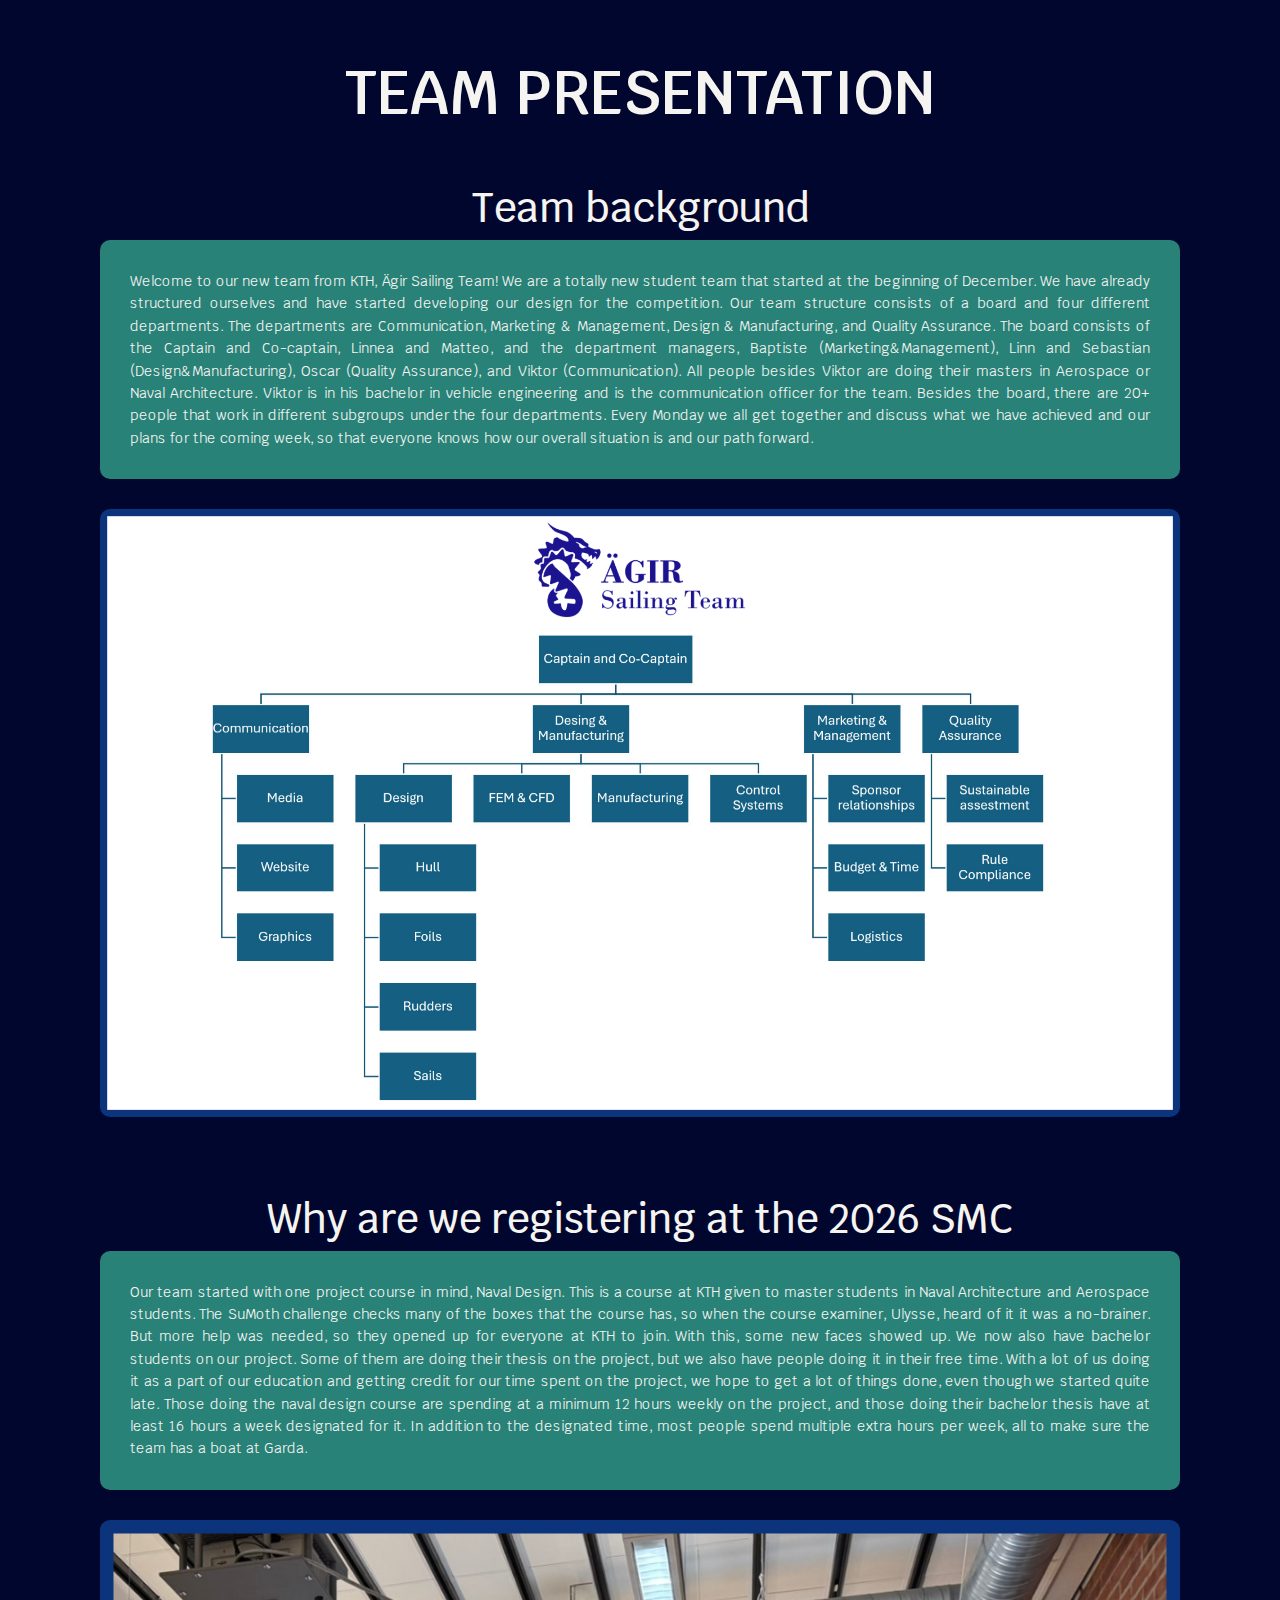
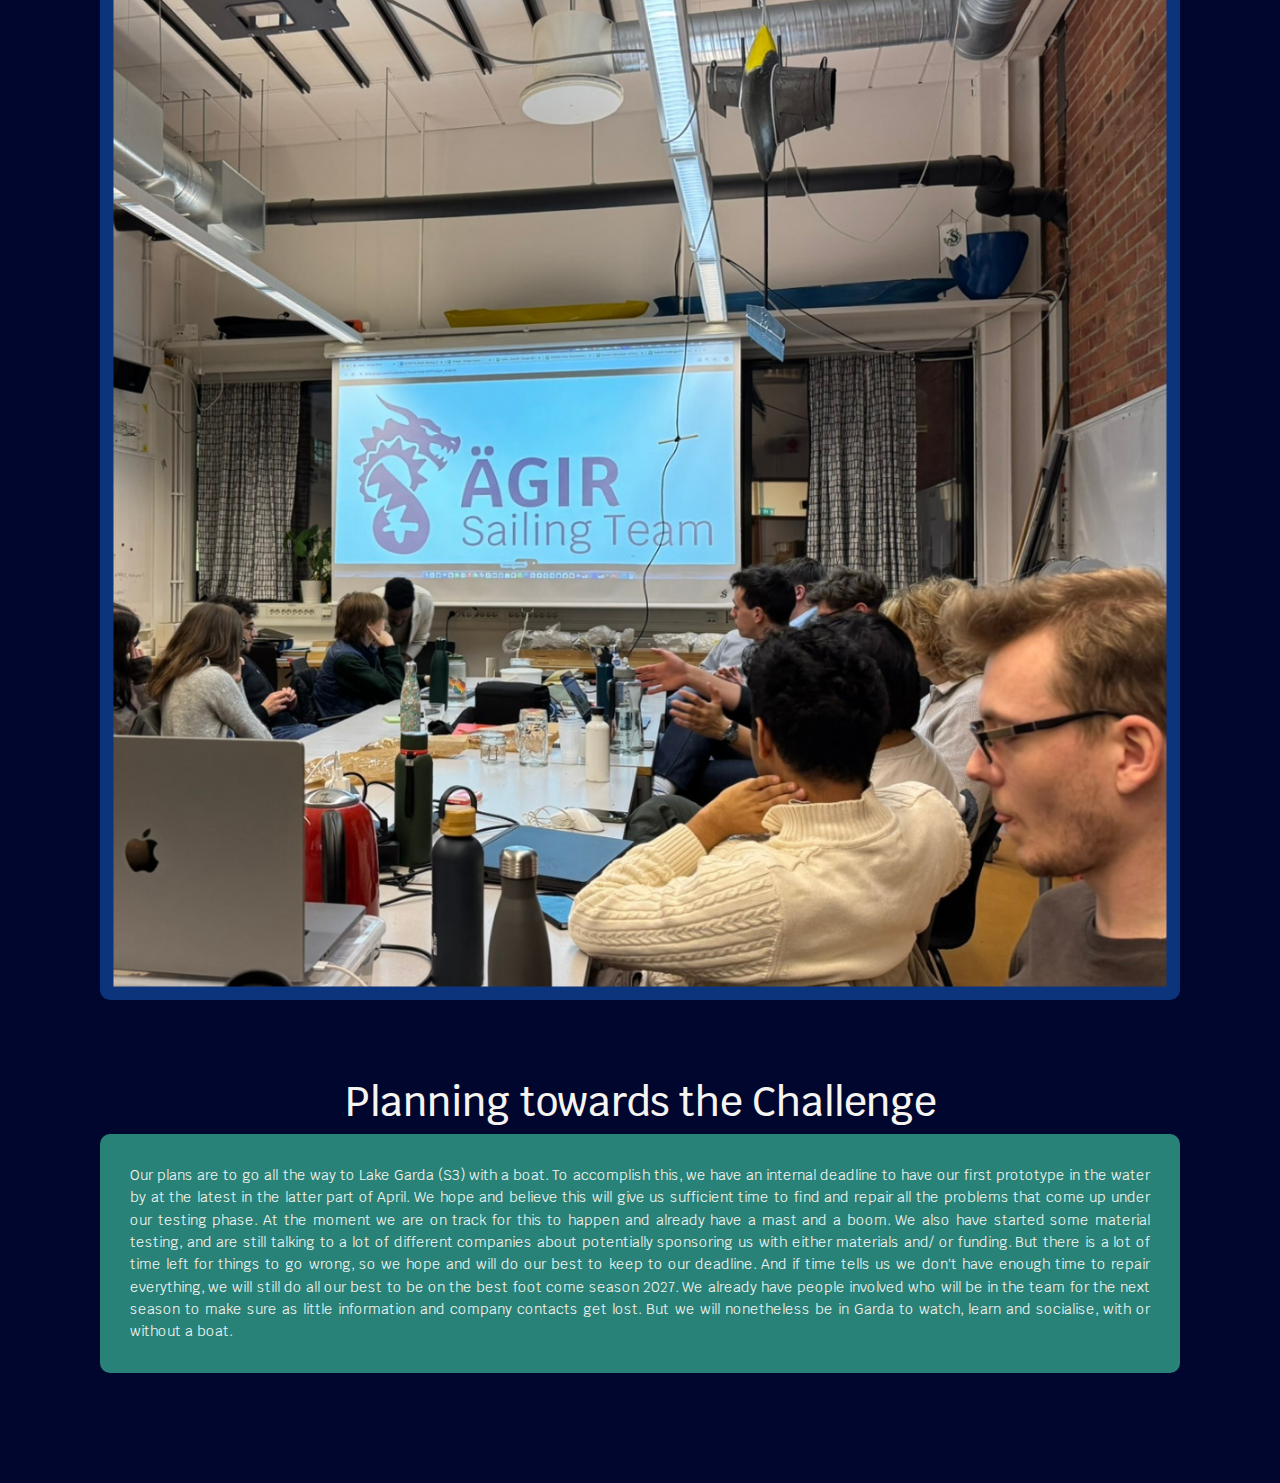
<file: blog_post1.html>
<!DOCTYPE html>
<html lang="en">
<head>
    <meta charset="UTF-8">
    <meta name="viewport" content="width=device-width, initial-scale=1.0">
    <link rel="stylesheet" href="./style.css"/>
    <script src="index.js" defer></script>
    <title>Article</title>
    <link rel="icon" href="Images/Agir-4x4.png">
    <link href="https://fonts.googleapis.com/css2?family=Krub:wght@300;400;500;600;700;800&display=swap" rel="stylesheet">
</head>

<body>
    <section id="news" class="section container">
        <h2 class="article__title">TEAM PRESENTATION</h2>
        <h2 class="blog_article__title">Team background</h2>
        <div class="news-article">
            <article class="article__box">
                <p class="article__msg"> 
                Welcome to our new team from KTH, Ägir Sailing Team! We are a totally new student 
                team that started at the beginning of December. We have already structured 
                ourselves and have started developing our design for the competition. Our team 
                structure consists of a board and four different departments. The departments are 
                Communication, Marketing & Management, Design & Manufacturing, and Quality 
                Assurance. The board consists of the Captain and Co-captain, Linnea and Matteo, 
                and the department managers, Baptiste (Marketing&Management), Linn and Sebastian 
                (Design&Manufacturing), Oscar (Quality Assurance), and Viktor (Communication). 
                All people besides Viktor are doing their masters in Aerospace or Naval 
                Architecture. Viktor is in his bachelor in vehicle engineering and is the 
                communication officer for the team. Besides the board, there are 20+ people that 
                work in different subgroups under the four departments. Every Monday we all get 
                together and discuss what we have achieved and our plans for the coming week, so 
                that everyone knows how our overall situation is and our path forward.
            </article>
        </div>

        <div class="article__image-container">
            <img src="Images/blog1_team_orga.png" alt="Ägir Sailing organiasation">
        </div>

        <h2 class="blog_article__title">Why are we registering at the 2026 SMC </h2>
        <div class="news-article">
            <article class="article__box">
                <p class="article__msg"> 
                Our team started with one project course in mind, Naval Design. This is a course 
                at KTH given to master students in Naval Architecture and Aerospace students. 
                The SuMoth challenge checks many of the boxes that the course has, so when the 
                course examiner, Ulysse, heard of it it was a no-brainer. But more help was needed,
                 so they opened up for everyone at KTH to join. With this, some new faces showed up.
                We now also have bachelor students on our project. Some of them are doing their 
                thesis on the project, but we also have people doing it in their free time. With 
                a lot of us doing it as a part of our education and getting credit for our time 
                spent on the project, we hope to get a lot of things done, even though we 
                started quite late. Those doing the naval design course are spending at a
                minimum 12 hours weekly on the project, and those doing their bachelor thesis 
                have at least 16 hours a week designated for it. In addition to the designated
                time, most people spend multiple extra hours per week, all to make sure the 
                team has a boat at Garda.
            </article>
        </div>

         <div class="article__image-container">
            <img src="Images/blog1_poolen.png" alt="Ägir Sailing Team at work">
        </div>

        <h2 class="blog_article__title">Planning towards the Challenge</h2>
        <div class="news-article">
            <article class="article__box">
                <p class="article__msg"> 
                Our plans are to go all the way to Lake Garda (S3) with a boat. To accomplish this,
                we have an internal deadline to have our first prototype in the water by at the 
                latest in the latter part of April. We hope and believe this will give us 
                sufficient time to find and repair all the problems that come up under our testing 
                phase. At the moment we are on track for this to happen and already have a mast and
                a boom. We also have started some material testing, and are still talking to a lot
                of different companies about potentially sponsoring us with either materials and/
                or funding. But there is a lot of time left for things to go wrong, so we hope and 
                will do our best to keep to our deadline. And if time tells us we don't have enough 
                time to repair everything, we will still do all our best to be on the best foot 
                come season 2027. We already have people involved who will be in the team for the 
                next season to make sure as little information and company contacts get lost. But 
                we will nonetheless be in Garda to watch, learn and socialise, with or without a 
                boat.

            </article>
        </div>

    </section>
</body>
</file>
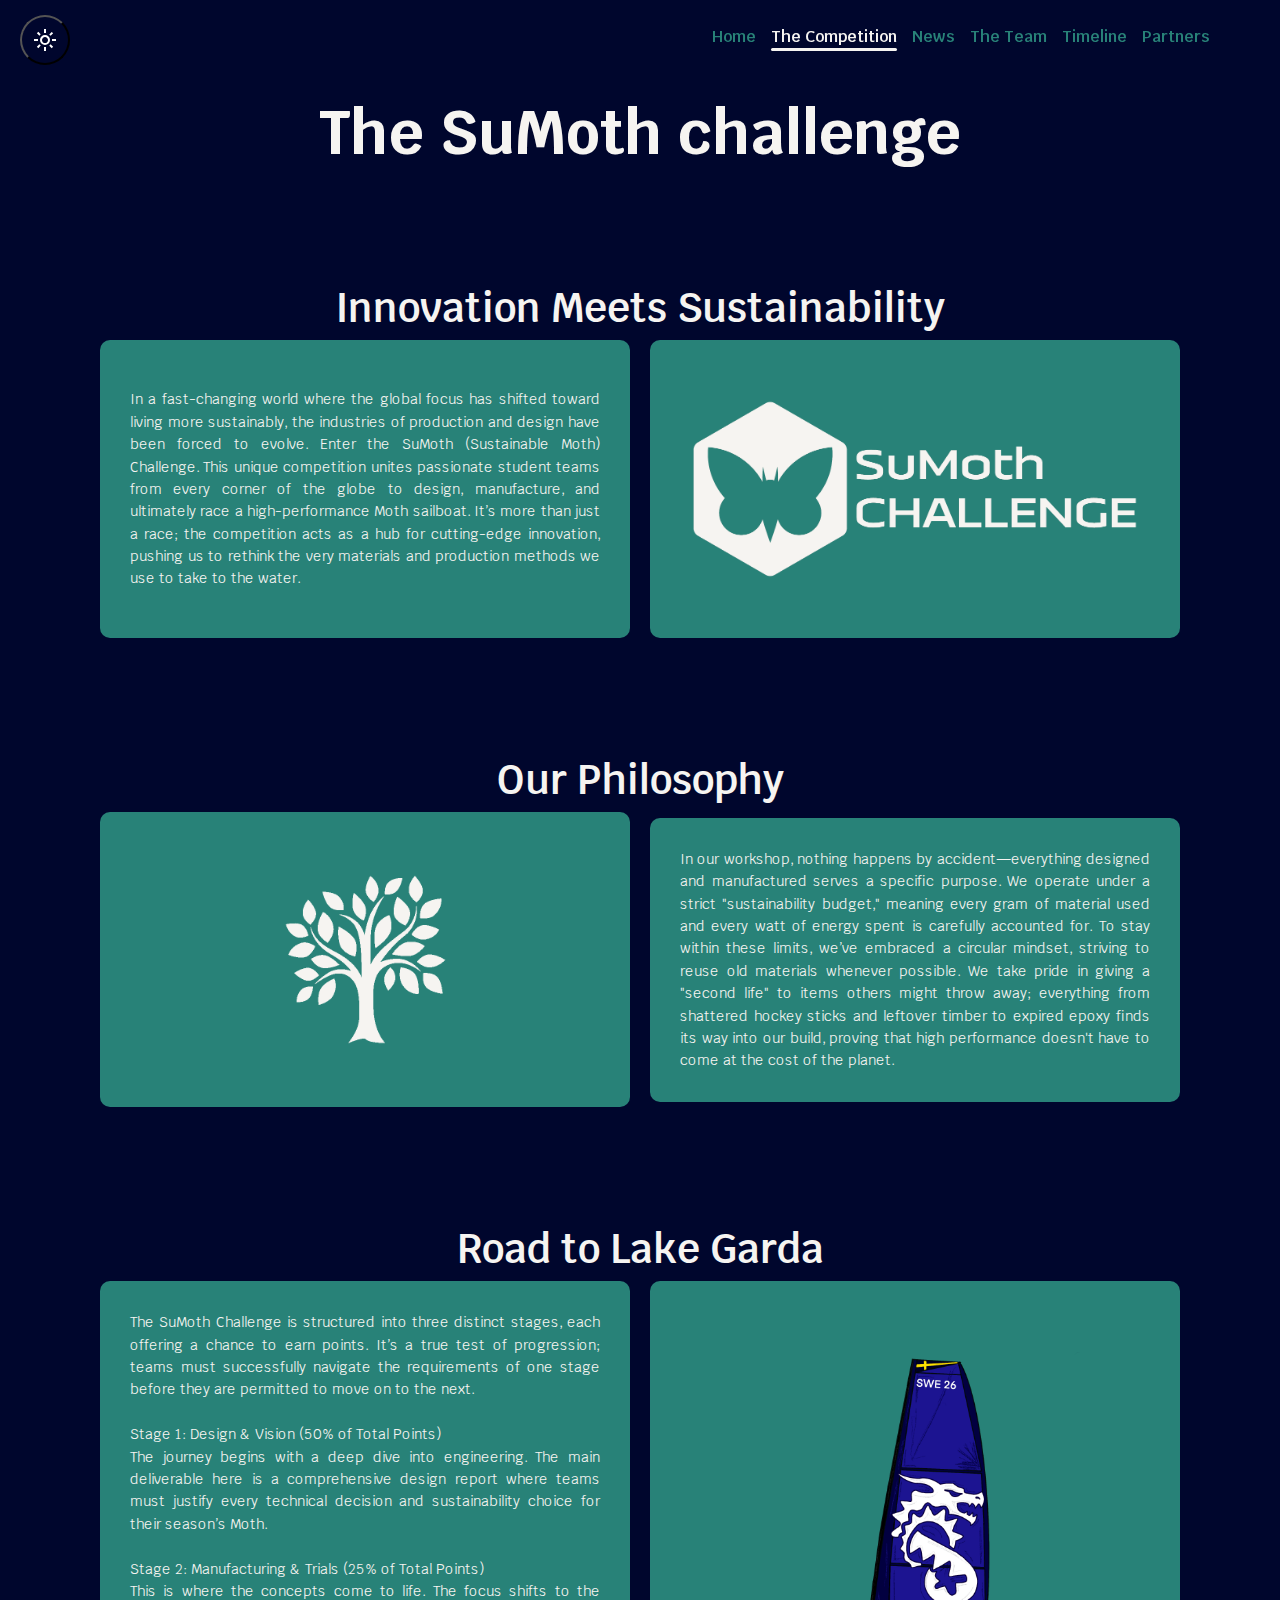
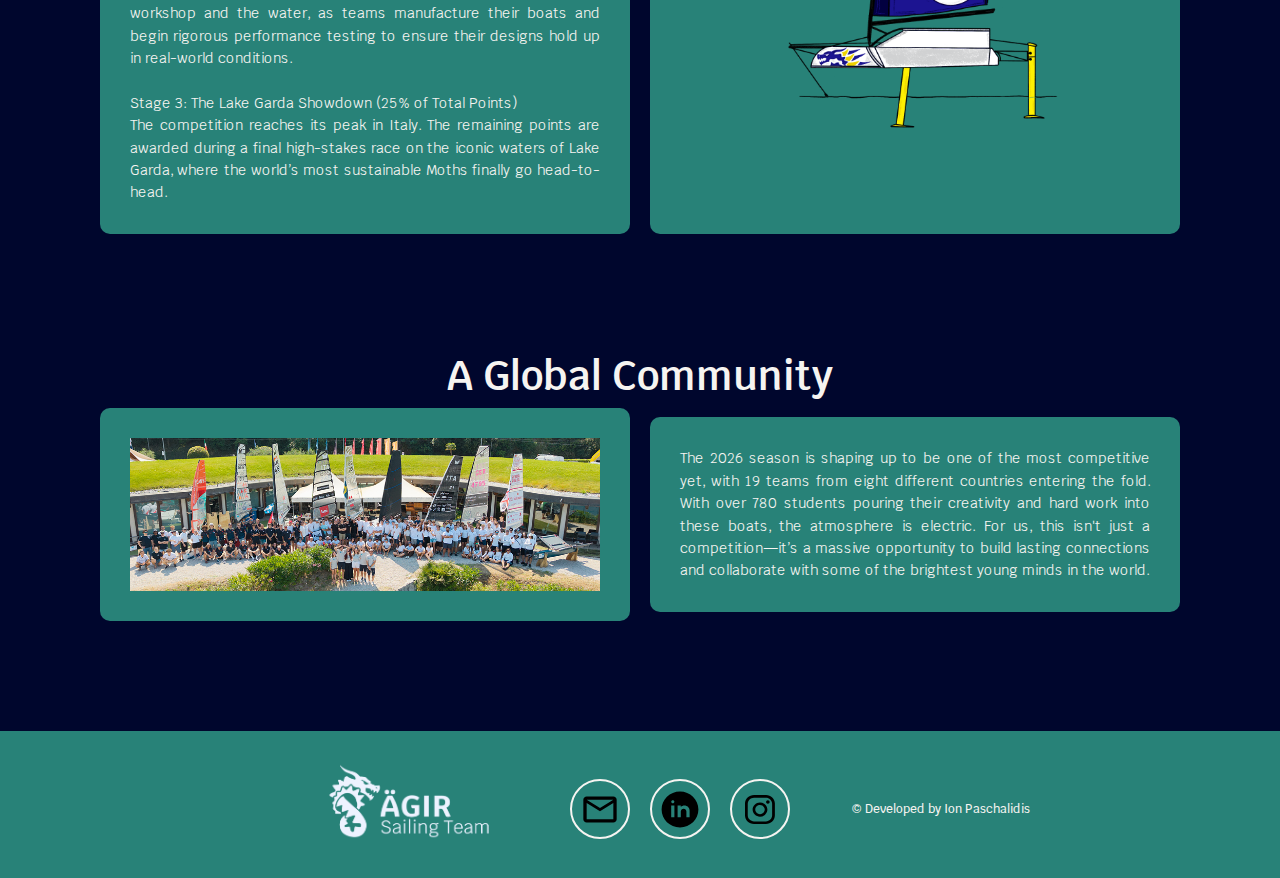
<file: competition.html>
<!DOCTYPE html>
<html lang="en">
<head>
    <meta charset="UTF-8">
    <meta name="viewport" content="width=device-width, initial-scale=1.0">
    <link rel="stylesheet" href="./style.css"/>
    <script src="index.js" defer></script>
    <title>Competition</title>
    <link rel="icon" href="Images/Agir-4x4.png">
    <link href="https://fonts.googleapis.com/css2?family=Krub:wght@300;400;500;600;700;800&display=swap" rel="stylesheet">

</head>

<body>
     <!-- Hero Header -->
      <header id="home" class="hero-header">
        <nav id="navBar" class="nav">
            <div class="container">
                <button type="button" id="theme-switch">
                    <svg xmlns="http://www.w3.org/2000/svg" height="24px" viewBox="0 -960 960 960" width="24px" fill="#ffffff"><path d="M480-360q50 0 85-35t35-85q0-50-35-85t-85-35q-50 0-85 35t-35 85q0 50 35 85t85 35Zm0 80q-83 0-141.5-58.5T280-480q0-83 58.5-141.5T480-680q83 0 141.5 58.5T680-480q0 83-58.5 141.5T480-280ZM200-440H40v-80h160v80Zm720 0H760v-80h160v80ZM440-760v-160h80v160h-80Zm0 720v-160h80v160h-80ZM256-650l-101-97 57-59 96 100-52 56Zm492 496-97-101 53-55 101 97-57 59Zm-98-550 97-101 59 57-100 96-56-52ZM154-212l101-97 55 53-97 101-59-57Zm326-268Z"/></svg>
                    <svg xmlns="http://www.w3.org/2000/svg" height="24px" viewBox="0 -960 960 960" width="24px" fill="#000000"><path d="M480-120q-150 0-255-105T120-480q0-150 105-255t255-105q14 0 27.5 1t26.5 3q-41 29-65.5 75.5T444-660q0 90 63 153t153 63q55 0 101-24.5t75-65.5q2 13 3 26.5t1 27.5q0 150-105 255T480-120Zm0-80q88 0 158-48.5T740-375q-20 5-40 8t-40 3q-123 0-209.5-86.5T364-660q0-20 3-40t8-40q-78 32-126.5 102T200-480q0 116 82 198t198 82Zm-10-270Z"/></svg>
                </button>
                <button type="button" id="hamburgerBtn" class="nav__hamburger-btn">
                    <span class="nav__hamburger-top"></span>
                    <span class="nav__hamburger-center"></span>
                    <span class="nav__hamburger-bottom"></span>
                </button>
                <ul id="navList" class="nav__list">
                    <li class="nav__list-item">
                        <a class="nav__list-link active" href="index.html">Home</a>
                    </li>
                    <li class="nav__list-item">
                        <a class="nav__list-link" href="competition.html">The Competition</a>
                    </li>
                    <li class="nav__list-item">
                        <a class="nav__list-link" href="news.html">News</a>
                    </li>
                    <li class="nav__list-item">
                        <a class="nav__list-link" href="team.html">The Team</a>
                    </li>
                    <li class="nav__list-item">
                        <a class="nav__list-link" href="timeline.html">Timeline</a>
                    </li>
                    <li class="nav__list-item">
                        <a class="nav__list-link" href="partners.html">Partners</a>
                    </li>
                </ul>
            </div>
        </nav>
    </header>

<section id="competition" class="section container">
    <h2 class="section__title">The SuMoth challenge</h2>
    <h2 class="competition_section__title">Innovation Meets Sustainability</h2>

    <div class="competition">
        <article class="competition__box reverse">
            <div class="competition__image card">
                <img src="Images/SuMoth_White.webp" alt="Competition 1">
            </div>
            
            <div class="competition__content card">
                <p class="competition__msg">
                    In a fast-changing world where the global focus has shifted toward living more 
                    sustainably, the industries of production and design have been forced to evolve. 
                    Enter the SuMoth (Sustainable Moth) Challenge. This unique competition unites passionate
                     student teams from every corner of the globe to design, manufacture, and ultimately 
                     race a high-performance Moth sailboat. It’s more than just a race; the competition acts 
                     as a hub for cutting-edge innovation, pushing us to rethink the very materials and 
                     production methods we use to take to the water.
                </p>
            </div>
        </article>

        <h2 class="competition_section__title">Our Philosophy</h2>
        <article class="competition__box">
            <div class="competition__image card">
                <img src="Images/Tree_White.webp" alt="Competition 2" style="max-width:50%">
            </div>
            
            <div class="competition__content">
                <p class="competition__msg card">
                    In our workshop, nothing happens by accident—everything designed and manufactured serves 
                    a specific purpose. We operate under a strict "sustainability budget," meaning every 
                    gram of material used and every watt of energy spent is carefully accounted for. To stay 
                    within these limits, we’ve embraced a circular mindset, striving to reuse old materials 
                    whenever possible. We take pride in giving a "second life" to items others might throw 
                    away; everything from shattered hockey sticks and leftover timber to expired epoxy finds
                     its way into our build, proving that high performance doesn't have to come at the cost 
                     of the planet.
                </p>
            </div>
        </article>

        <h2 class="competition_section__title">Road to Lake Garda</h2>
        <article class="competition__box reverse">
            <div class="competition__image card">
                <img src="Images/Ägir26.png" alt="Competition 3" style="max-width:75%">
            </div>
            
            <div class="competition__content">
                <p class="competition__msg card">
                    The SuMoth Challenge is structured into three distinct stages, each offering a chance 
                    to earn points. It’s a true test of progression; teams must successfully navigate the 
                    requirements of one stage before they are permitted to move on to the next. 
                    <br><br>
                    Stage 1: Design & Vision (50% of Total Points)<br>
                    The journey begins with a deep dive into engineering. The main deliverable here is a 
                    comprehensive design report where teams must justify every technical decision and 
                    sustainability choice for their season’s Moth.
                    <br><br>
                    Stage 2: Manufacturing & Trials (25% of Total Points)<br>
                    This is where the concepts come to life. The focus shifts to the workshop and the water, 
                    as teams manufacture their boats and begin rigorous performance testing to ensure their 
                    designs hold up in real-world conditions.
                    <br><br>
                    Stage 3: The Lake Garda Showdown (25% of Total Points)<br>  
                    The competition reaches its peak in Italy. The remaining points are awarded during a 
                    final high-stakes race on the iconic waters of Lake Garda, where the world’s most 
                    sustainable Moths finally go head-to-head.
                </p>
            </div>
        </article>

        <h2 class="competition_section__title">A Global Community</h2>
        <article class="competition__box">
            <div class="competition__image card">
                <img src="Images/Team.webp" alt="Competition 4">
            </div>
            
            <div class="competition__content">
                <p class="competition__msg card">
                    The 2026 season is shaping up to be one of the most competitive yet, with 19 teams from 
                    eight different countries entering the fold. With over 780 students pouring their 
                    creativity and hard work into these boats, the atmosphere is electric. For us, this 
                    isn't just a competition—it’s a massive opportunity to build lasting connections and 
                    collaborate with some of the brightest young minds in the world.
                </p>
            </div>
        </article>

    </div>
    </section>
</body>
    

<footer id="footer" class="footer">
    <div class="footer-content">

        <div class="footer-left">
            <div class="footer-image">
                <img src="Images/Agir-4x1_Text_white.png" alt="Footer image">
            </div>
        </div>

        <div class="footer-center">
            <div class="contact-icons">
                <a href="mailto:ionpaschalidis@gmail.com" class="contact-icon" title="Email" target="_blank">
                    <img src="Icons/email.svg" alt="Email Icon">
                </a>
                <a href="https://www.linkedin.com/company/%C3%A4gir-sailing-team/" class="contact-icon" title="LinkedIn" target="_blank">
                    <img src="Icons/linkedin.svg" alt="LinkedIn Icon">
                </a>
                <a href="https://www.instagram.com/" class="contact-icon" title="Instagram" target="_blank">
                    <img src="Icons/instagram.svg" alt="Instagram Icon">
                </a>
            </div>
        </div>

        <div class="footer-right">
            <div class="footer-credit">
                &copy Developed by Ion Paschalidis
            </div>
        </div>

    </div>
</footer>
</html>
</file>
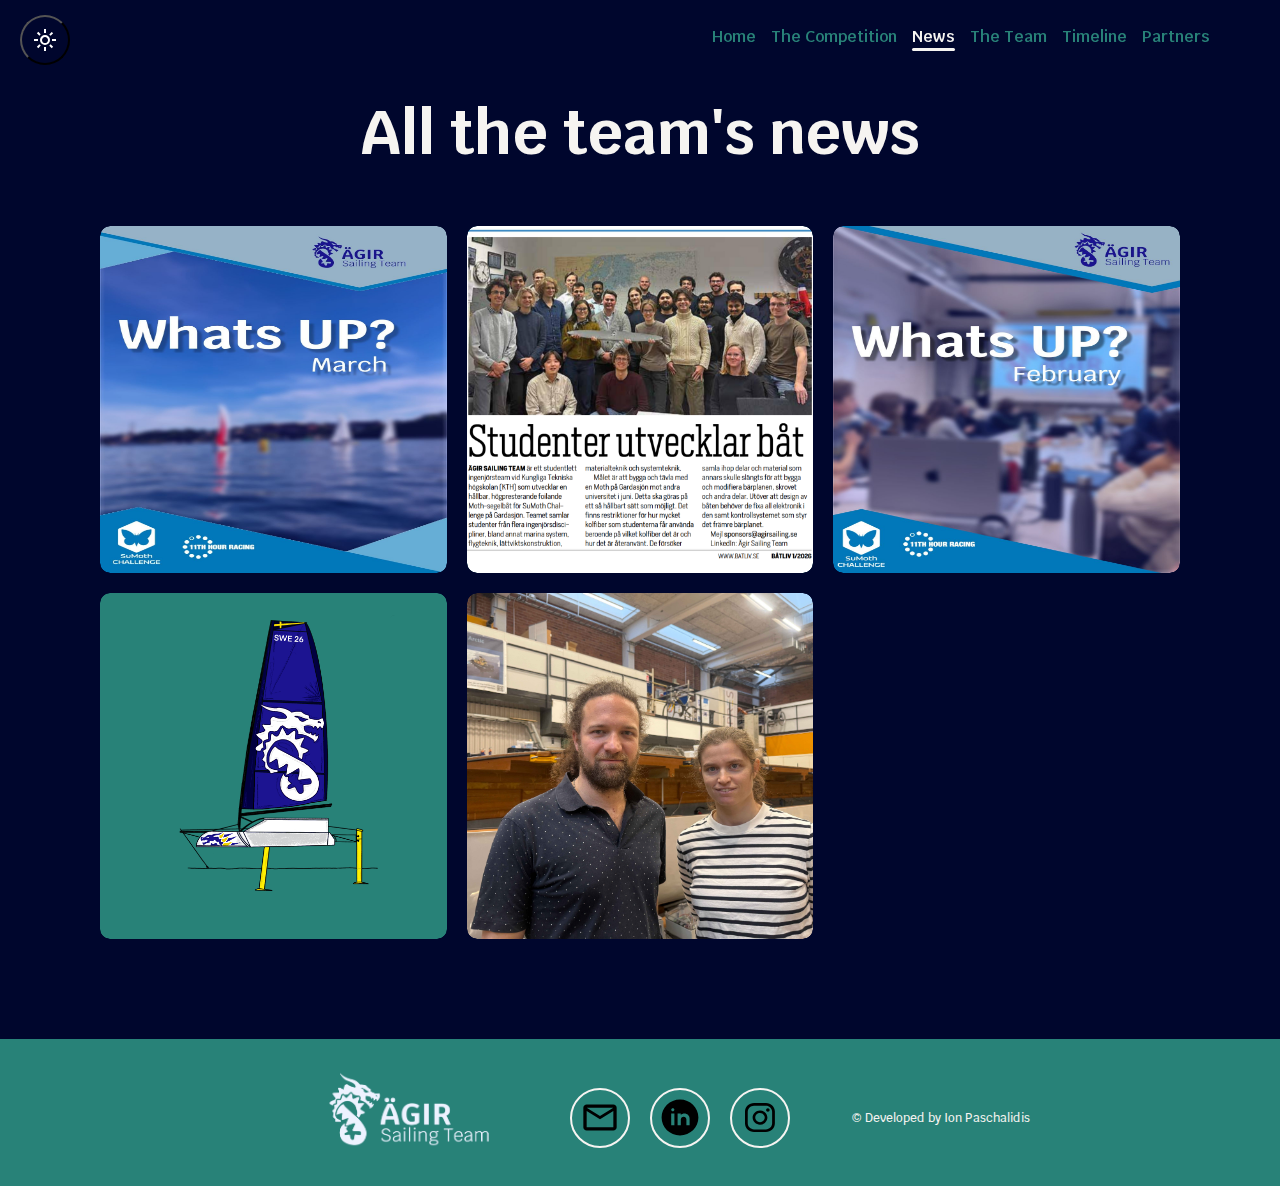
<file: news.html>
<!DOCTYPE html>
<html lang="en">
<head>
    <meta charset="UTF-8">
    <meta name="viewport" content="width=device-width, initial-scale=1.0">
    <link rel="stylesheet" href="./style.css"/>
    <script src="index.js" defer></script>
    <title>News</title>
    <link rel="icon" href="Images/Agir-4x4.png">
    <link href="https://fonts.googleapis.com/css2?family=Krub:wght@300;400;500;600;700;800&display=swap" rel="stylesheet">
</head>

<body>
     <!-- Hero Header -->
      <header id="home" class="hero-header">
        <nav id="navBar" class="nav">
            <div class="container">
                <button type="button" id="theme-switch">
                    <svg xmlns="http://www.w3.org/2000/svg" height="24px" viewBox="0 -960 960 960" width="24px" fill="#ffffff"><path d="M480-360q50 0 85-35t35-85q0-50-35-85t-85-35q-50 0-85 35t-35 85q0 50 35 85t85 35Zm0 80q-83 0-141.5-58.5T280-480q0-83 58.5-141.5T480-680q83 0 141.5 58.5T680-480q0 83-58.5 141.5T480-280ZM200-440H40v-80h160v80Zm720 0H760v-80h160v80ZM440-760v-160h80v160h-80Zm0 720v-160h80v160h-80ZM256-650l-101-97 57-59 96 100-52 56Zm492 496-97-101 53-55 101 97-57 59Zm-98-550 97-101 59 57-100 96-56-52ZM154-212l101-97 55 53-97 101-59-57Zm326-268Z"/></svg>
                    <svg xmlns="http://www.w3.org/2000/svg" height="24px" viewBox="0 -960 960 960" width="24px" fill="#000000"><path d="M480-120q-150 0-255-105T120-480q0-150 105-255t255-105q14 0 27.5 1t26.5 3q-41 29-65.5 75.5T444-660q0 90 63 153t153 63q55 0 101-24.5t75-65.5q2 13 3 26.5t1 27.5q0 150-105 255T480-120Zm0-80q88 0 158-48.5T740-375q-20 5-40 8t-40 3q-123 0-209.5-86.5T364-660q0-20 3-40t8-40q-78 32-126.5 102T200-480q0 116 82 198t198 82Zm-10-270Z"/></svg>
                </button>
                <button type="button" id="hamburgerBtn" class="nav__hamburger-btn">
                    <span class="nav__hamburger-top"></span>
                    <span class="nav__hamburger-center"></span>
                    <span class="nav__hamburger-bottom"></span>
                </button>
                <ul id="navList" class="nav__list">
                    <li class="nav__list-item">
                        <a class="nav__list-link active" href="index.html#home">Home</a>
                    </li>
                    <li class="nav__list-item">
                        <a class="nav__list-link" href="competition.html">The Competition</a>
                    </li>
                    <li class="nav__list-item">
                        <a class="nav__list-link" href="news.html">News</a>
                    </li>
                    <li class="nav__list-item">
                        <a class="nav__list-link" href="team.html">The Team</a>
                    </li>
                    <li class="nav__list-item">
                        <a class="nav__list-link" href="timeline.html">Timeline</a>
                    </li>
                    <li class="nav__list-item">
                        <a class="nav__list-link" href="partners.html">Partners</a>
                    </li>
                </ul>
            </div>
        </nav>
    </header>

    <!-- All News -->
   <section id="news" class="section container">
        <h2 class="section__title">All the team's news</h2>
        <div class="news__grid">

        <div class="news__item flip-card">
        <div class="flip-card__inner">                
            <div class="flip-card__front">
                    <div class="carousel">
                    <img src="Images/blog_news_img/march1.jpg" alt="Beginning" class="carousel__image fill active">
                    <img src="Images/blog_news_img/march2.jpg" alt="Beginning" class="carousel__image fill">
                    <img src="Images/blog_news_img/march3.jpg" alt="Beginning" class="carousel__image fill">
                    <img src="Images/blog_news_img/march4.jpg" alt="Beginning" class="carousel__image fill">
                    <button class="carousel__btn prev">
                        <svg xmlns="http://www.w3.org/2000/svg" height="22px" viewBox="0 -960 960 960" width="22px" fill="#000000"><path d="M560-240 320-480l240-240 56 56-184 184 184 184-56 56Z"/></svg>
                    </button>
                    <button class="carousel__btn next">
                        <svg xmlns="http://www.w3.org/2000/svg" height="22px" viewBox="0 -960 960 960" width="22px" fill="#000000"><path d="M504-480 320-664l56-56 240 240-240 240-56-56 184-184Z"/></svg>
                    </button>
                </div>

                <div class="news__title">First steps forward <br> March 2026</div>
            </div>
            <div class="flip-card__back">
                <p>
                This month has been all about turning ideas into something more tangible as our SuMoth project at KTH in Stockholm continues to take shape.
                Read all about this month in our LinkedIn post.
                </p>
                <a href="https://www.linkedin.com/posts/%C3%A4gir-sailing-team_this-month-has-been-all-about-turning-ideas-activity-7437826731165630465-kE5w?utm_source=social_share_send&utm_medium=member_desktop_web&rcm=ACoAAD-N2BoBG04ALLghiN1QSrH_YNWLnq6JnMI" class="link-icon" target="_blank">
                    <svg xmlns="http://www.w3.org/2000/svg"  viewBox="0 0 24 24" width="24px" height="24px"><path d="M 19.980469 2.9902344 A 1.0001 1.0001 0 0 0 19.869141 3 L 15 3 A 1.0001 1.0001 0 1 0 15 5 L 17.585938 5 L 8.2929688 14.292969 A 1.0001 1.0001 0 1 0 9.7070312 15.707031 L 19 6.4140625 L 19 9 A 1.0001 1.0001 0 1 0 21 9 L 21 4.1269531 A 1.0001 1.0001 0 0 0 19.980469 2.9902344 z M 5 3 C 3.9069372 3 3 3.9069372 3 5 L 3 19 C 3 20.093063 3.9069372 21 5 21 L 19 21 C 20.093063 21 21 20.093063 21 19 L 21 13 A 1.0001 1.0001 0 1 0 19 13 L 19 19 L 5 19 L 5 5 L 11 5 A 1.0001 1.0001 0 1 0 11 3 L 5 3 z"/></svg>
                </a>
            </div>
        </div>
        </div>

        <div class="news__item flip-card">
        <div class="flip-card__inner">                
            <div class="flip-card__front">
                    <div class="carousel">
                    <img src="Images/blog_news_img/article.png" alt="Beginning" class="carousel__image contain active">
                </div>

                <div class="news__title">Feature article in Båtliv magazine <br> February 2026</div>
            </div>
            <div class="flip-card__back">
                <p>
                Båtliv is the boaters' magazine and the official organ of the Swedish Boat Union, 
                the national organisation for Sweden's boat clubs. In a feature article we had the
                opportunity to present the SuMoth project, our pluridisciplinary team and our goal 
                of builduing a moth that is as sustainable as possible. Read the article in 
                "Tidningen Båtliv nr 1 2026".
                </p>
                <a href="https://www.batliv.se/2026/02/27/tidningen-batliv-nr-1-2026/" class="link-icon" target="_blank">
                    <svg xmlns="http://www.w3.org/2000/svg"  viewBox="0 0 24 24" width="24px" height="24px"><path d="M 19.980469 2.9902344 A 1.0001 1.0001 0 0 0 19.869141 3 L 15 3 A 1.0001 1.0001 0 1 0 15 5 L 17.585938 5 L 8.2929688 14.292969 A 1.0001 1.0001 0 1 0 9.7070312 15.707031 L 19 6.4140625 L 19 9 A 1.0001 1.0001 0 1 0 21 9 L 21 4.1269531 A 1.0001 1.0001 0 0 0 19.980469 2.9902344 z M 5 3 C 3.9069372 3 3 3.9069372 3 5 L 3 19 C 3 20.093063 3.9069372 21 5 21 L 19 21 C 20.093063 21 21 20.093063 21 19 L 21 13 A 1.0001 1.0001 0 1 0 19 13 L 19 19 L 5 19 L 5 5 L 11 5 A 1.0001 1.0001 0 1 0 11 3 L 5 3 z"/></svg>
                </a>
            </div>
        </div>
        </div> 

        <div class="news__item flip-card">
        <div class="flip-card__inner">                
            <div class="flip-card__front">
                    <div class="carousel">
                    <img src="Images/blog_news_img/feb1.jpg" alt="Beginning" class="carousel__image fill active">
                    <img src="Images/blog_news_img/feb2.jpg" alt="Beginning" class="carousel__image fill">
                    <img src="Images/blog_news_img/feb3.jpg" alt="Beginning" class="carousel__image fill">
                    <img src="Images/blog_news_img/feb4.jpg" alt="Beginning" class="carousel__image fill">
                    <button class="carousel__btn prev">
                        <svg xmlns="http://www.w3.org/2000/svg" height="22px" viewBox="0 -960 960 960" width="22px" fill="#000000"><path d="M560-240 320-480l240-240 56 56-184 184 184 184-56 56Z"/></svg>
                    </button>
                    <button class="carousel__btn next">
                        <svg xmlns="http://www.w3.org/2000/svg" height="22px" viewBox="0 -960 960 960" width="22px" fill="#000000"><path d="M504-480 320-664l56-56 240 240-240 240-56-56 184-184Z"/></svg>
                    </button>
                </div>

                <div class="news__title">First steps forward <br> February 2026</div>
            </div>
            <div class="flip-card__back">
                <p>
                    This month has been a really exciting step forward for our SuMoth journey 
                    here at KTH in Stockholm, with several major developments bringing the 
                    project closer to reality. Read all about this month in our LinkedIn post.
                </p>
                <a href="https://www.linkedin.com/posts/%C3%A4gir-sailing-team_this-month-has-been-a-really-exciting-step-activity-7427669936459878400-KWtN?utm_source=social_share_send&utm_medium=member_desktop_web&rcm=ACoAAD-N2BoBG04ALLghiN1QSrH_YNWLnq6JnMI" class="link-icon" target="_blank">
                    <svg xmlns="http://www.w3.org/2000/svg"  viewBox="0 0 24 24" width="24px" height="24px"><path d="M 19.980469 2.9902344 A 1.0001 1.0001 0 0 0 19.869141 3 L 15 3 A 1.0001 1.0001 0 1 0 15 5 L 17.585938 5 L 8.2929688 14.292969 A 1.0001 1.0001 0 1 0 9.7070312 15.707031 L 19 6.4140625 L 19 9 A 1.0001 1.0001 0 1 0 21 9 L 21 4.1269531 A 1.0001 1.0001 0 0 0 19.980469 2.9902344 z M 5 3 C 3.9069372 3 3 3.9069372 3 5 L 3 19 C 3 20.093063 3.9069372 21 5 21 L 19 21 C 20.093063 21 21 20.093063 21 19 L 21 13 A 1.0001 1.0001 0 1 0 19 13 L 19 19 L 5 19 L 5 5 L 11 5 A 1.0001 1.0001 0 1 0 11 3 L 5 3 z"/></svg>
                </a>
            </div>
        </div>
        </div>  
    
            <div class="news__item flip-card">
            <div class="flip-card__inner">                
                <div class="flip-card__front">
                    <div class="carousel">
                        <img src="Images/Ägir26_white_frame.png" alt="Beginning" class="carousel__image contain active">
                        <img src="Images/Ägir26.png" alt="Beginning" class="carousel__image contain active">
                        <button class="carousel__btn prev">
                            <svg xmlns="http://www.w3.org/2000/svg" height="22px" viewBox="0 -960 960 960" width="22px" fill="#000000"><path d="M560-240 320-480l240-240 56 56-184 184 184 184-56 56Z"/></svg>
                        </button>
                        <button class="carousel__btn next">
                            <svg xmlns="http://www.w3.org/2000/svg" height="22px" viewBox="0 -960 960 960" width="22px" fill="#000000"><path d="M504-480 320-664l56-56 240 240-240 240-56-56 184-184Z"/></svg>
                        </button>
                    </div>
                        <div class="news__title">Launch of the project <br> January 2026</div>
                </div>
                <div class="flip-card__back">
                    <p>
                        January 2026 marks the official start of our working on our work for the SuMoth challenge.
                        Our goal is to work on the first version of our vessel in order to participate in this years edition. 
                        Find our more in our first blog post.
                    </p>
                    <a href="blog_post1.html" class="link-icon" target="_blank">
                        <svg xmlns="http://www.w3.org/2000/svg"  viewBox="0 0 24 24" width="24px" height="24px"><path d="M 19.980469 2.9902344 A 1.0001 1.0001 0 0 0 19.869141 3 L 15 3 A 1.0001 1.0001 0 1 0 15 5 L 17.585938 5 L 8.2929688 14.292969 A 1.0001 1.0001 0 1 0 9.7070312 15.707031 L 19 6.4140625 L 19 9 A 1.0001 1.0001 0 1 0 21 9 L 21 4.1269531 A 1.0001 1.0001 0 0 0 19.980469 2.9902344 z M 5 3 C 3.9069372 3 3 3.9069372 3 5 L 3 19 C 3 20.093063 3.9069372 21 5 21 L 19 21 C 20.093063 21 21 20.093063 21 19 L 21 13 A 1.0001 1.0001 0 1 0 19 13 L 19 19 L 5 19 L 5 5 L 11 5 A 1.0001 1.0001 0 1 0 11 3 L 5 3 z"/></svg>
                    </a>
                </div>
            </div>
            </div>

            <div class="news__item flip-card">
            <div class="flip-card__inner">                
                <div class="flip-card__front">
                    <div class="carousel">
                        <img src="Images/kth_post_L&U.jpg" alt="KTH post" class="carousel__image active">
                    </div>
                        <div class="news__title">SuMoth for project-based learning <br> January 2026</div>
                </div>
                <div class="flip-card__back">
                    <p>
                       How can advanced engineering theory take the step out of the classroom 
                       and become real innovation? In the SuMoth Challenge, students get the 
                       answer the moment their own foiling sailboats rise out of the water. 
                    </p>
                    <a href="https://www.kth.se/en/2.844/nyheter/sumoth-challenge-when-theory-meets-speed-sustainability-and-real-innovation-1.1454332" class="link-icon" target="_blank">
                        <svg xmlns="http://www.w3.org/2000/svg"  viewBox="0 0 24 24" width="24px" height="24px"><path d="M 19.980469 2.9902344 A 1.0001 1.0001 0 0 0 19.869141 3 L 15 3 A 1.0001 1.0001 0 1 0 15 5 L 17.585938 5 L 8.2929688 14.292969 A 1.0001 1.0001 0 1 0 9.7070312 15.707031 L 19 6.4140625 L 19 9 A 1.0001 1.0001 0 1 0 21 9 L 21 4.1269531 A 1.0001 1.0001 0 0 0 19.980469 2.9902344 z M 5 3 C 3.9069372 3 3 3.9069372 3 5 L 3 19 C 3 20.093063 3.9069372 21 5 21 L 19 21 C 20.093063 21 21 20.093063 21 19 L 21 13 A 1.0001 1.0001 0 1 0 19 13 L 19 19 L 5 19 L 5 5 L 11 5 A 1.0001 1.0001 0 1 0 11 3 L 5 3 z"/></svg>
                    </a>
                </div>
            </div>
            </div>

    </section>
</body>

<footer id="footer" class="footer">
    <div class="footer-content">

        <div class="footer-left">
            <div class="footer-image">
                <img src="Images/Agir-4x1_Text_white.png" alt="Footer image">
            </div>
        </div>

        <div class="footer-center">
            <div class="contact-icons">
                <a href="mailto:ionpaschalidis@gmail.com" class="contact-icon" title="Email" target="_blank">
                    <img src="Icons/email.svg" alt="Email Icon">
                </a>
                <a href="https://www.linkedin.com/company/%C3%A4gir-sailing-team/" class="contact-icon" title="LinkedIn" target="_blank">
                    <img src="Icons/linkedin.svg" alt="LinkedIn Icon">
                </a>
                <a href="https://www.instagram.com/" class="contact-icon" title="Instagram" target="_blank">
                    <img src="Icons/instagram.svg" alt="Instagram Icon">
                </a>
            </div>
        </div>

        <div class="footer-right">
            <div class="footer-credit">
                &copy Developed by Ion Paschalidis
            </div>
        </div>

    </div>
</footer>
</html>
</file>
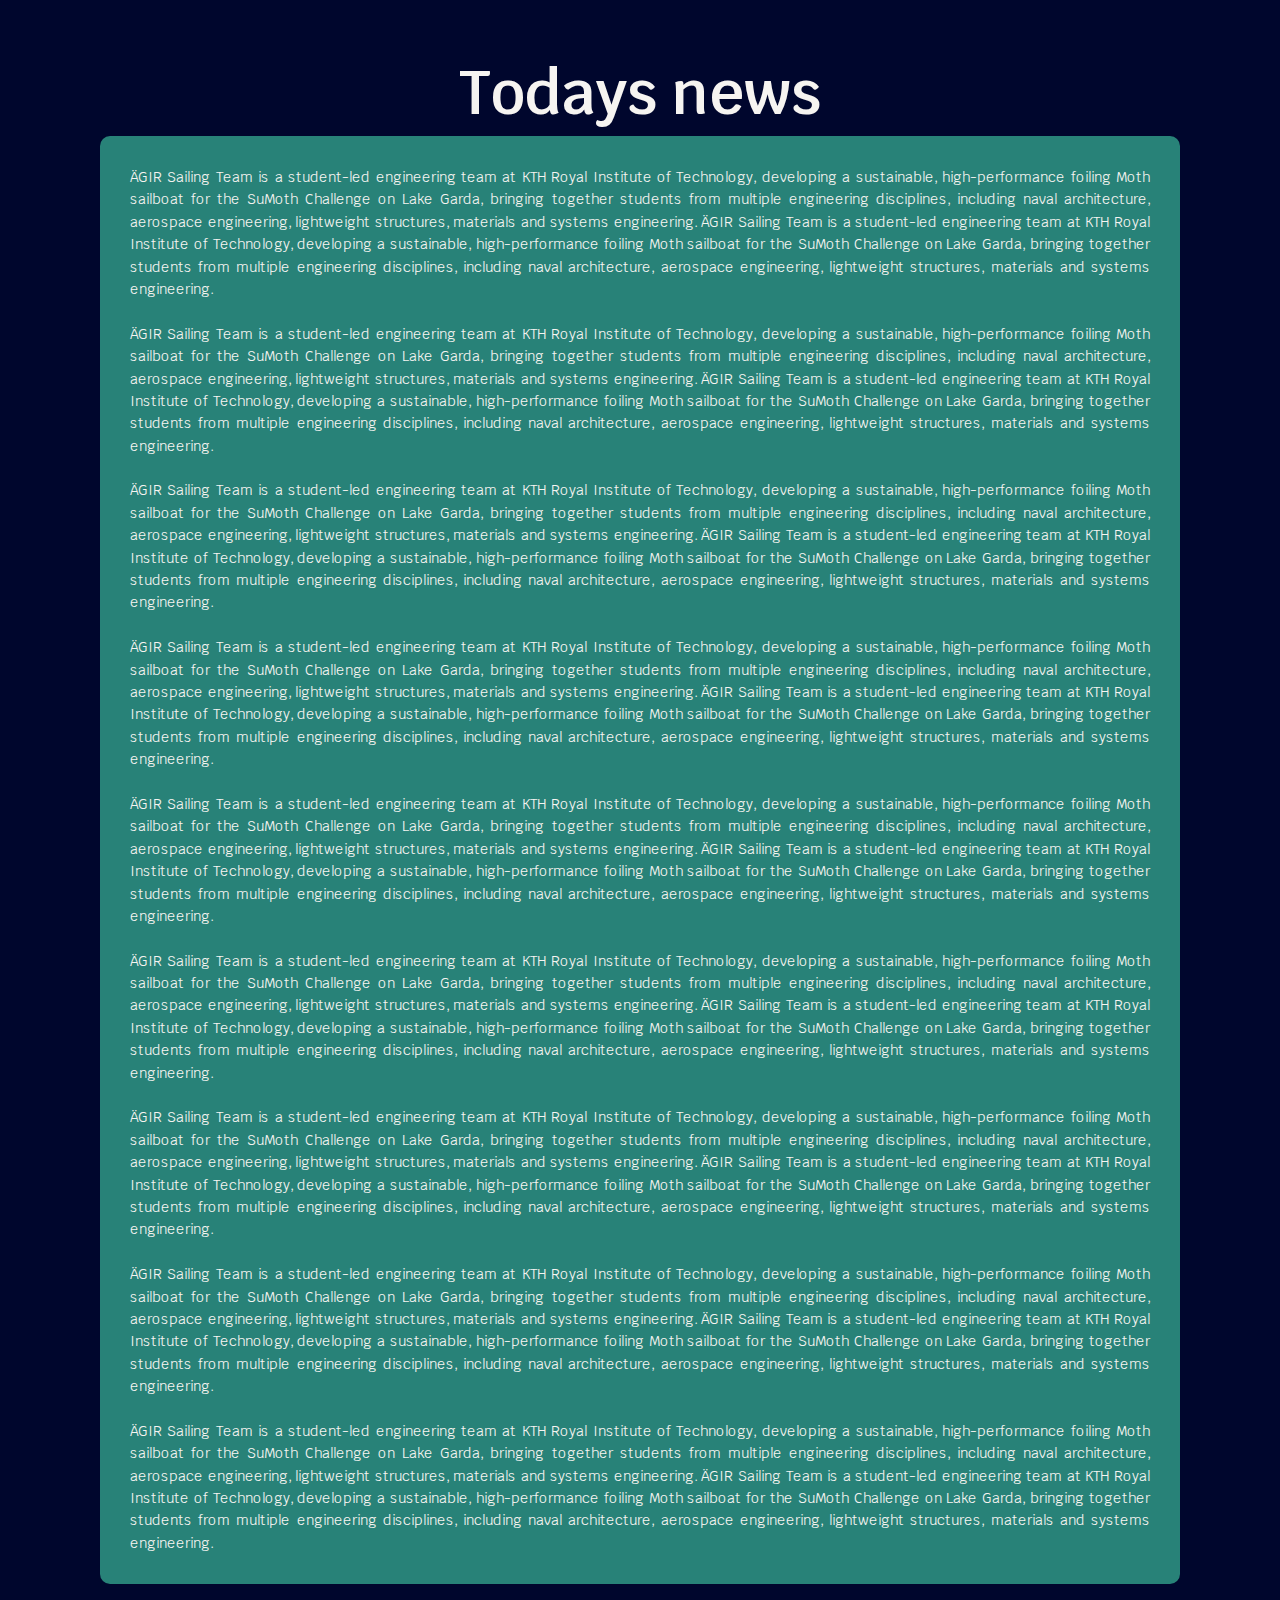
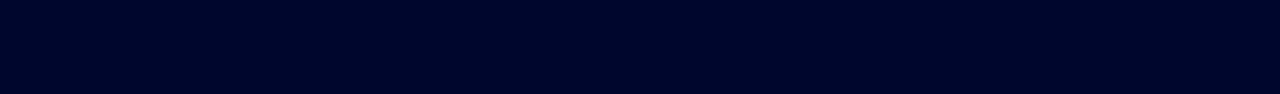
<file: news_template.html>
<!DOCTYPE html>
<html lang="en">
<head>
    <meta charset="UTF-8">
    <meta name="viewport" content="width=device-width, initial-scale=1.0">
    <link rel="stylesheet" href="./style.css"/>
    <script src="index.js" defer></script>
    <title>Article</title>
    <link rel="icon" href="Images/Agir-4x4.png">
    <link href="https://fonts.googleapis.com/css2?family=Krub:wght@300;400;500;600;700;800&display=swap" rel="stylesheet">
</head>

<body>
    <section id="news" class="section container">
        <h2 class="article__title">Todays news</h2>
        <div class="news-article">
            <article class="article__box">
                <p class="article__msg"> 
                ÄGIR Sailing Team is a student-led engineering team at KTH Royal Institute of Technology, 
                developing a sustainable, high-performance foiling Moth sailboat for the SuMoth Challenge 
                on Lake Garda, bringing together students from multiple engineering disciplines, including 
                naval architecture, aerospace engineering, lightweight structures, materials and systems 
                engineering. ÄGIR Sailing Team is a student-led engineering team at KTH Royal Institute of Technology, 
                developing a sustainable, high-performance foiling Moth sailboat for the SuMoth Challenge 
                on Lake Garda, bringing together students from multiple engineering disciplines, including 
                naval architecture, aerospace engineering, lightweight structures, materials and systems 
                engineering.
                <br><br>    
                ÄGIR Sailing Team is a student-led engineering team at KTH Royal Institute of Technology, 
                developing a sustainable, high-performance foiling Moth sailboat for the SuMoth Challenge 
                on Lake Garda, bringing together students from multiple engineering disciplines, including 
                naval architecture, aerospace engineering, lightweight structures, materials and systems 
                engineering. ÄGIR Sailing Team is a student-led engineering team at KTH Royal Institute of Technology, 
                developing a sustainable, high-performance foiling Moth sailboat for the SuMoth Challenge 
                on Lake Garda, bringing together students from multiple engineering disciplines, including 
                naval architecture, aerospace engineering, lightweight structures, materials and systems 
                engineering.
                <br><br> 
                ÄGIR Sailing Team is a student-led engineering team at KTH Royal Institute of Technology, 
                developing a sustainable, high-performance foiling Moth sailboat for the SuMoth Challenge 
                on Lake Garda, bringing together students from multiple engineering disciplines, including 
                naval architecture, aerospace engineering, lightweight structures, materials and systems 
                engineering. ÄGIR Sailing Team is a student-led engineering team at KTH Royal Institute of Technology, 
                developing a sustainable, high-performance foiling Moth sailboat for the SuMoth Challenge 
                on Lake Garda, bringing together students from multiple engineering disciplines, including 
                naval architecture, aerospace engineering, lightweight structures, materials and systems 
                engineering.
                <br><br>  
                ÄGIR Sailing Team is a student-led engineering team at KTH Royal Institute of Technology, 
                developing a sustainable, high-performance foiling Moth sailboat for the SuMoth Challenge 
                on Lake Garda, bringing together students from multiple engineering disciplines, including 
                naval architecture, aerospace engineering, lightweight structures, materials and systems 
                engineering. ÄGIR Sailing Team is a student-led engineering team at KTH Royal Institute of Technology, 
                developing a sustainable, high-performance foiling Moth sailboat for the SuMoth Challenge 
                on Lake Garda, bringing together students from multiple engineering disciplines, including 
                naval architecture, aerospace engineering, lightweight structures, materials and systems 
                engineering.
                <br><br>
                ÄGIR Sailing Team is a student-led engineering team at KTH Royal Institute of Technology, 
                developing a sustainable, high-performance foiling Moth sailboat for the SuMoth Challenge 
                on Lake Garda, bringing together students from multiple engineering disciplines, including 
                naval architecture, aerospace engineering, lightweight structures, materials and systems 
                engineering. ÄGIR Sailing Team is a student-led engineering team at KTH Royal Institute of Technology, 
                developing a sustainable, high-performance foiling Moth sailboat for the SuMoth Challenge 
                on Lake Garda, bringing together students from multiple engineering disciplines, including 
                naval architecture, aerospace engineering, lightweight structures, materials and systems 
                engineering.
                <br><br>  
                ÄGIR Sailing Team is a student-led engineering team at KTH Royal Institute of Technology, 
                developing a sustainable, high-performance foiling Moth sailboat for the SuMoth Challenge 
                on Lake Garda, bringing together students from multiple engineering disciplines, including 
                naval architecture, aerospace engineering, lightweight structures, materials and systems 
                engineering. ÄGIR Sailing Team is a student-led engineering team at KTH Royal Institute of Technology, 
                developing a sustainable, high-performance foiling Moth sailboat for the SuMoth Challenge 
                on Lake Garda, bringing together students from multiple engineering disciplines, including 
                naval architecture, aerospace engineering, lightweight structures, materials and systems 
                engineering.
                <br><br>  
                ÄGIR Sailing Team is a student-led engineering team at KTH Royal Institute of Technology, 
                developing a sustainable, high-performance foiling Moth sailboat for the SuMoth Challenge 
                on Lake Garda, bringing together students from multiple engineering disciplines, including 
                naval architecture, aerospace engineering, lightweight structures, materials and systems 
                engineering. ÄGIR Sailing Team is a student-led engineering team at KTH Royal Institute of Technology, 
                developing a sustainable, high-performance foiling Moth sailboat for the SuMoth Challenge 
                on Lake Garda, bringing together students from multiple engineering disciplines, including 
                naval architecture, aerospace engineering, lightweight structures, materials and systems 
                engineering.
                <br><br>  
                ÄGIR Sailing Team is a student-led engineering team at KTH Royal Institute of Technology, 
                developing a sustainable, high-performance foiling Moth sailboat for the SuMoth Challenge 
                on Lake Garda, bringing together students from multiple engineering disciplines, including 
                naval architecture, aerospace engineering, lightweight structures, materials and systems 
                engineering. ÄGIR Sailing Team is a student-led engineering team at KTH Royal Institute of Technology, 
                developing a sustainable, high-performance foiling Moth sailboat for the SuMoth Challenge 
                on Lake Garda, bringing together students from multiple engineering disciplines, including 
                naval architecture, aerospace engineering, lightweight structures, materials and systems 
                engineering.
                <br><br>  
                ÄGIR Sailing Team is a student-led engineering team at KTH Royal Institute of Technology, 
                developing a sustainable, high-performance foiling Moth sailboat for the SuMoth Challenge 
                on Lake Garda, bringing together students from multiple engineering disciplines, including 
                naval architecture, aerospace engineering, lightweight structures, materials and systems 
                engineering. ÄGIR Sailing Team is a student-led engineering team at KTH Royal Institute of Technology, 
                developing a sustainable, high-performance foiling Moth sailboat for the SuMoth Challenge 
                on Lake Garda, bringing together students from multiple engineering disciplines, including 
                naval architecture, aerospace engineering, lightweight structures, materials and systems 
                engineering.
            </article>
        </div>
    </section>
</body>
</file>
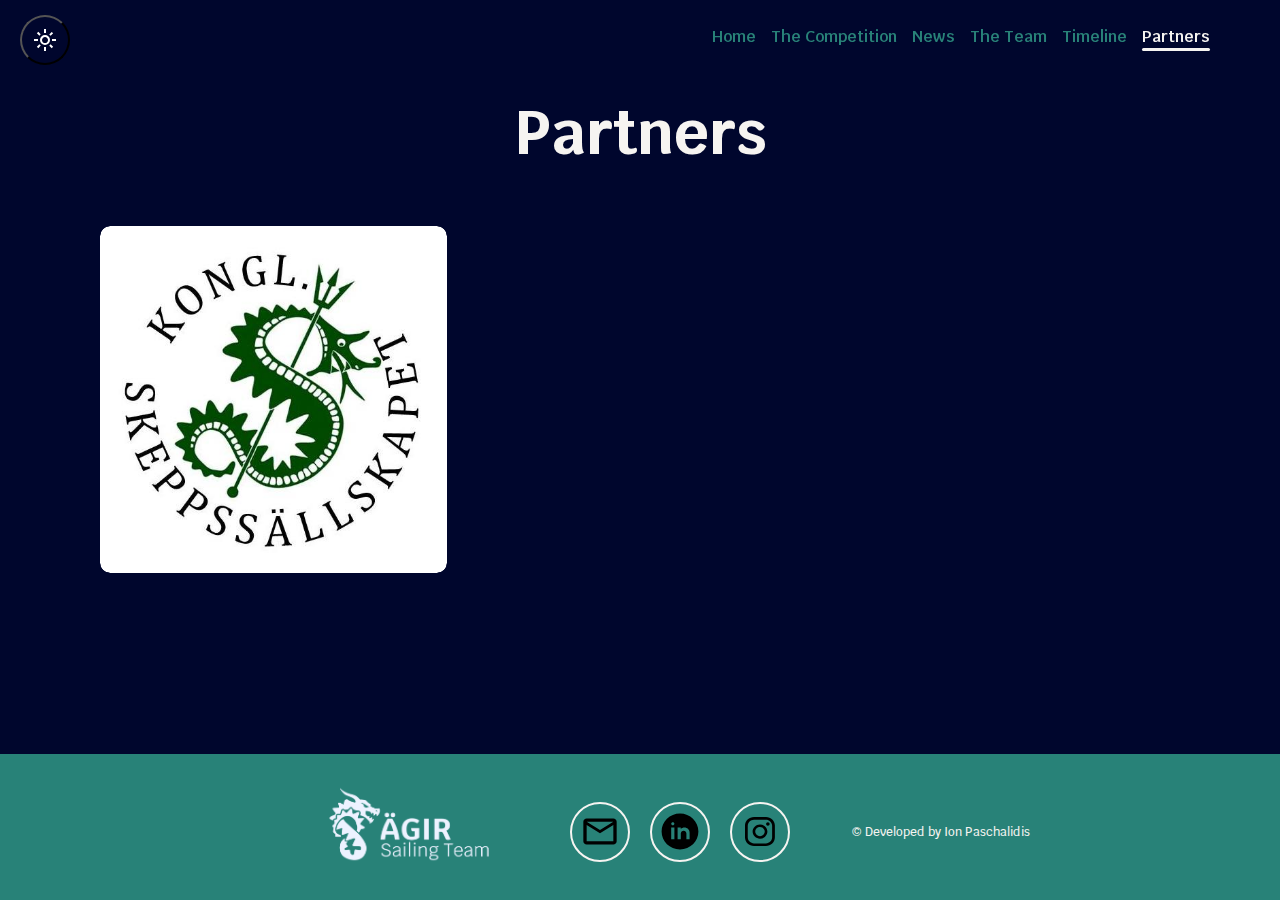
<file: partners.html>
<!DOCTYPE html>
<html lang="en">
<head>
    <meta charset="UTF-8">
    <meta name="viewport" content="width=device-width, initial-scale=1.0">
    <link rel="stylesheet" href="./style.css"/>
    <script src="index.js" defer></script>
    <title>Partners</title>
    <link rel="icon" href="Images/Agir-4x4.png">
    <link href="https://fonts.googleapis.com/css2?family=Krub:wght@300;400;500;600;700;800&display=swap" rel="stylesheet">
</head>

<body>
     <!-- Hero Header -->
      <header id="home" class="hero-header">
        <nav id="navBar" class="nav">
            <div class="container">
                <button type="button" id="theme-switch">
                    <svg xmlns="http://www.w3.org/2000/svg" height="24px" viewBox="0 -960 960 960" width="24px" fill="#ffffff"><path d="M480-360q50 0 85-35t35-85q0-50-35-85t-85-35q-50 0-85 35t-35 85q0 50 35 85t85 35Zm0 80q-83 0-141.5-58.5T280-480q0-83 58.5-141.5T480-680q83 0 141.5 58.5T680-480q0 83-58.5 141.5T480-280ZM200-440H40v-80h160v80Zm720 0H760v-80h160v80ZM440-760v-160h80v160h-80Zm0 720v-160h80v160h-80ZM256-650l-101-97 57-59 96 100-52 56Zm492 496-97-101 53-55 101 97-57 59Zm-98-550 97-101 59 57-100 96-56-52ZM154-212l101-97 55 53-97 101-59-57Zm326-268Z"/></svg>
                    <svg xmlns="http://www.w3.org/2000/svg" height="24px" viewBox="0 -960 960 960" width="24px" fill="#000000"><path d="M480-120q-150 0-255-105T120-480q0-150 105-255t255-105q14 0 27.5 1t26.5 3q-41 29-65.5 75.5T444-660q0 90 63 153t153 63q55 0 101-24.5t75-65.5q2 13 3 26.5t1 27.5q0 150-105 255T480-120Zm0-80q88 0 158-48.5T740-375q-20 5-40 8t-40 3q-123 0-209.5-86.5T364-660q0-20 3-40t8-40q-78 32-126.5 102T200-480q0 116 82 198t198 82Zm-10-270Z"/></svg>
                </button>
                <button type="button" id="hamburgerBtn" class="nav__hamburger-btn">
                    <span class="nav__hamburger-top"></span>
                    <span class="nav__hamburger-center"></span>
                    <span class="nav__hamburger-bottom"></span>
                </button>
                <ul id="navList" class="nav__list">
                    <li class="nav__list-item">
                        <a class="nav__list-link active" href="index.html#home">Home</a>
                    </li>
                    <li class="nav__list-item">
                        <a class="nav__list-link" href="competition.html">The Competition</a>
                    </li>
                    <li class="nav__list-item">
                        <a class="nav__list-link" href="news.html">News</a>
                    </li>
                    <li class="nav__list-item">
                        <a class="nav__list-link" href="team.html">The Team</a>
                    </li>
                    <li class="nav__list-item">
                        <a class="nav__list-link" href="timeline.html">Timeline</a>
                    </li>
                    <li class="nav__list-item">
                        <a class="nav__list-link" href="partners.html">Partners</a>
                    </li>
                </ul>
            </div>
        </nav>
    </header>

    <!-- Partners -->
    <section id="news" class="section container">
        <h2 class="section__title">Partners</h2>
        <div class="news__grid">
    
          <div class="news__item flip-card">
            <div class="flip-card__inner">                
                <div class="flip-card__front">
                    
                    <div class="carousel">
                        <img src="Images/skeps.jpg" alt="Beginning" class="carousel__image active">
                    </div>
                        <div class="news__title">Kongliga Skeppssällskapet <br> Partner since January 2026</div>
                </div>
                <div class="flip-card__back">
                    <p> The Ship Society of KTH, which shares many members with the 
                        Agir Sailing Team, provides financial and logistical support for the project.</p>
                    <a href="https://kongligaskepps.se/" class="link-icon" target="_blank">
                        <svg xmlns="http://www.w3.org/2000/svg"  viewBox="0 0 24 24" width="24px" height="24px"><path d="M 19.980469 2.9902344 A 1.0001 1.0001 0 0 0 19.869141 3 L 15 3 A 1.0001 1.0001 0 1 0 15 5 L 17.585938 5 L 8.2929688 14.292969 A 1.0001 1.0001 0 1 0 9.7070312 15.707031 L 19 6.4140625 L 19 9 A 1.0001 1.0001 0 1 0 21 9 L 21 4.1269531 A 1.0001 1.0001 0 0 0 19.980469 2.9902344 z M 5 3 C 3.9069372 3 3 3.9069372 3 5 L 3 19 C 3 20.093063 3.9069372 21 5 21 L 19 21 C 20.093063 21 21 20.093063 21 19 L 21 13 A 1.0001 1.0001 0 1 0 19 13 L 19 19 L 5 19 L 5 5 L 11 5 A 1.0001 1.0001 0 1 0 11 3 L 5 3 z"/></svg>
                    </a>
                </div>
            </div>
          </div>

        </div>
      </section>
</body>

<footer id="footer" class="footer">
    <div class="footer-content">

        <div class="footer-left">
            <div class="footer-image">
                <img src="Images/Agir-4x1_Text_white.png" alt="Footer image">
            </div>
        </div>

        <div class="footer-center">
            <div class="contact-icons">
                <a href="mailto:ionpaschalidis@gmail.com" class="contact-icon" title="Email" target="_blank">
                    <img src="Icons/email.svg" alt="Email Icon">
                </a>
                <a href="https://www.linkedin.com/company/%C3%A4gir-sailing-team/" class="contact-icon" title="LinkedIn" target="_blank">
                    <img src="Icons/linkedin.svg" alt="LinkedIn Icon">
                </a>
                <a href="https://www.instagram.com/" class="contact-icon" title="Instagram" target="_blank">
                    <img src="Icons/instagram.svg" alt="Instagram Icon">
                </a>
            </div>
        </div>

        <div class="footer-right">
            <div class="footer-credit">
                &copy Developed by Ion Paschalidis
            </div>
        </div>

    </div>
</footer>
</html>
</file>
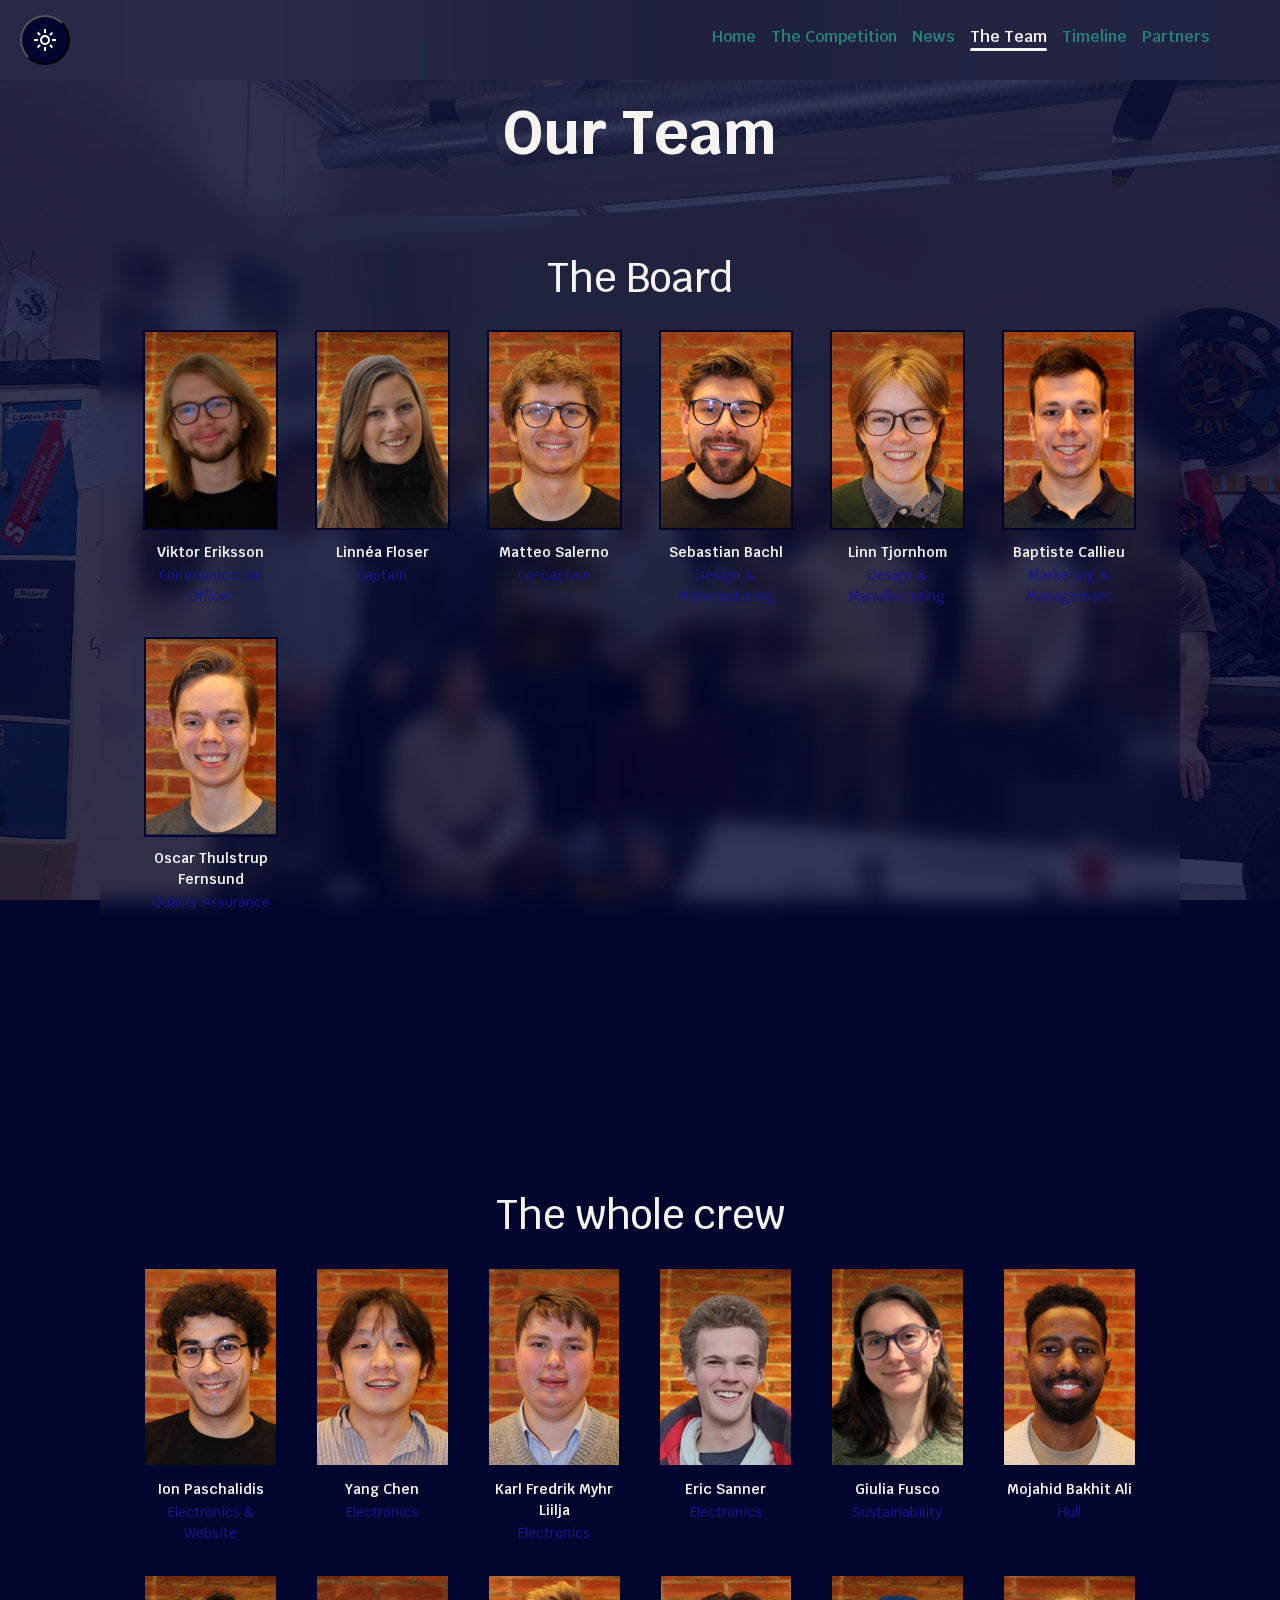
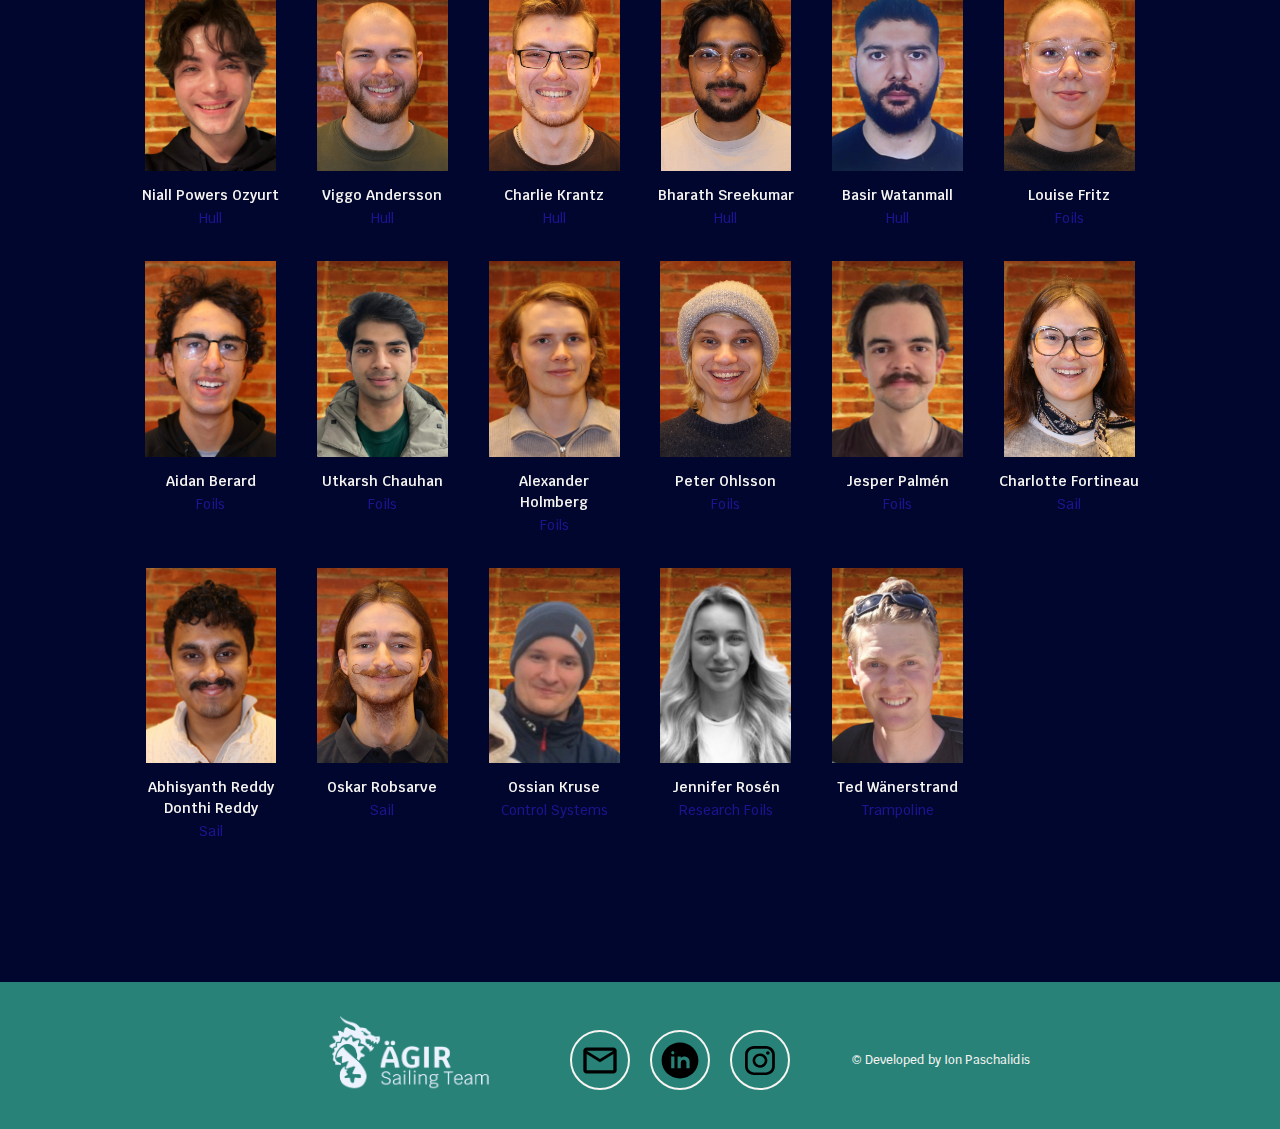
<file: team.html>
<!DOCTYPE html>
<html lang="en">
<head>
    <meta charset="UTF-8">
    <meta name="viewport" content="width=device-width, initial-scale=1.0">
    <link rel="stylesheet" href="./style.css"/>
    <script src="index.js" defer></script>
    <title>The Team</title>
    <link rel="icon" href="Images/Agir-4x4.png">
    <link href="https://fonts.googleapis.com/css2?family=Krub:wght@300;400;500;600;700;800&display=swap" rel="stylesheet">
    <style>

    body::before {
    content: "";
    position: fixed;
    top: 0;
    left: 0;
    width: 100%;
    height: 100%;
    background-image: url('Images/team.jpg');
    background-size: cover;
    background-position: center;
    background-repeat: no-repeat;
    z-index: -1;
    opacity: 20%;
    }
    </style>
</head>

<body>
    
     <!-- Hero Header -->
      <header id="home" class="hero-header">
        <nav id="navBar" class="nav">
            <div class="container">
                <button type="button" id="theme-switch">
                    <svg xmlns="http://www.w3.org/2000/svg" height="24px" viewBox="0 -960 960 960" width="24px" fill="#ffffff"><path d="M480-360q50 0 85-35t35-85q0-50-35-85t-85-35q-50 0-85 35t-35 85q0 50 35 85t85 35Zm0 80q-83 0-141.5-58.5T280-480q0-83 58.5-141.5T480-680q83 0 141.5 58.5T680-480q0 83-58.5 141.5T480-280ZM200-440H40v-80h160v80Zm720 0H760v-80h160v80ZM440-760v-160h80v160h-80Zm0 720v-160h80v160h-80ZM256-650l-101-97 57-59 96 100-52 56Zm492 496-97-101 53-55 101 97-57 59Zm-98-550 97-101 59 57-100 96-56-52ZM154-212l101-97 55 53-97 101-59-57Zm326-268Z"/></svg>
                    <svg xmlns="http://www.w3.org/2000/svg" height="24px" viewBox="0 -960 960 960" width="24px" fill="#000000"><path d="M480-120q-150 0-255-105T120-480q0-150 105-255t255-105q14 0 27.5 1t26.5 3q-41 29-65.5 75.5T444-660q0 90 63 153t153 63q55 0 101-24.5t75-65.5q2 13 3 26.5t1 27.5q0 150-105 255T480-120Zm0-80q88 0 158-48.5T740-375q-20 5-40 8t-40 3q-123 0-209.5-86.5T364-660q0-20 3-40t8-40q-78 32-126.5 102T200-480q0 116 82 198t198 82Zm-10-270Z"/></svg>
                </button>
                <button type="button" id="hamburgerBtn" class="nav__hamburger-btn">
                    <span class="nav__hamburger-top"></span>
                    <span class="nav__hamburger-center"></span>
                    <span class="nav__hamburger-bottom"></span>
                </button>
                <ul id="navList" class="nav__list">
                    <li class="nav__list-item">
                        <a class="nav__list-link active" href="index.html">Home</a>
                    </li>
                    <li class="nav__list-item">
                        <a class="nav__list-link" href="competition.html">The Competition</a>
                    </li>
                    <li class="nav__list-item">
                        <a class="nav__list-link" href="news.html">News</a>
                    </li>
                    <li class="nav__list-item">
                        <a class="nav__list-link" href="team.html">The Team</a>
                    </li>
                    <li class="nav__list-item">
                        <a class="nav__list-link" href="timeline.html">Timeline</a>
                    </li>
                    <li class="nav__list-item">
                        <a class="nav__list-link" href="partners.html">Partners</a>
                    </li>
                </ul>
            </div>
        </nav>
    </header>

    <!-- Team -->
    <section id="team" class="section container">
        <h2 class="section__title">Our Team</h2>

        <div class="team__section_top">
            <article class="team-box">
                <h3 class="team-box__title">The Board</h3>

                <div class="team__grid">
                    <figure class="team__member">
                        <img src="Images/trombinoscope/8.png" alt="Member pic">
                        <figcaption>
                            <span class="member__name">Viktor Eriksson</span>
                            <span class="member__role">Communication Officer</span>
                        </figcaption>
                    </figure>

                    <figure class="team__member">
                        <img src="Images/trombinoscope/9.png" alt="Member pic">
                        <figcaption>
                            <span class="member__name">Linnéa Floser</span>
                            <span class="member__role">Captain</span>
                        </figcaption>                    
                    </figure>

                    <figure class="team__member">
                        <img src="Images/trombinoscope/21.jpg" alt="Member pic">
                        <figcaption>
                            <span class="member__name">Matteo Salerno</span>
                            <span class="member__role">Co-captain</span>
                        </figcaption>
                    </figure>

                    <figure class="team__member">
                        <img src="Images/trombinoscope/1.jpg" alt="Member pic">
                        <figcaption>
                            <span class="member__name">Sebastian Bachl</span>
                            <span class="member__role">Design & Manufacturing</span>
                        </figcaption>
                    </figure>

                    <figure class="team__member">
                        <img src="Images/trombinoscope/25.jpg" alt="Member pic">
                        <figcaption>
                            <span class="member__name">Linn Tjornhom</span>
                            <span class="member__role">Design & Manufacturing</span>
                        </figcaption>                    
                    </figure>

                    <figure class="team__member">
                        <img src="Images/trombinoscope/4.jpg" alt="Member pic">
                        <figcaption>
                            <span class="member__name">Baptiste Callieu</span>
                            <span class="member__role">Marketing & Management</span>
                        </figcaption>
                    </figure>

                    <figure class="team__member">
                        <img src="Images/trombinoscope/24.jpg" alt="Member pic">
                        <figcaption>
                            <span class="member__name">Oscar Thulstrup Fernsund</span>
                            <span class="member__role">Quality Assurance</span>
                        </figcaption>                    
                    </figure>
                </div>
            </article>
        </div>

    <div class="team__section">
            <article class="team-box">
                <h3 class="team-box__title">The whole crew</h3>

                <div class="team__grid">
                    <figure class="team__member">
                        <img src="Images/trombinoscope/18.jpg" alt="Member pic">
                        <figcaption>
                            <span class="member__name">Ion Paschalidis</span>
                            <span class="member__role">Electronics & Website</span>
                        </figcaption>                    
                    </figure>

                    <figure class="team__member">
                        <img src="Images/trombinoscope/6.jpg" alt="Member pic">
                        <figcaption>
                            <span class="member__name">Yang Chen</span>
                            <span class="member__role">Electronics</span>
                        </figcaption>
                    </figure>

                    <figure class="team__member">
                        <img src="Images/trombinoscope/15.jpg" alt="Member pic">
                        <figcaption>
                            <span class="member__name">Karl Fredrik Myhr Liilja</span>
                            <span class="member__role">Electronics</span>
                        </figcaption>                    
                    </figure>

                    <figure class="team__member">
                        <img src="Images/trombinoscope/22.png" alt="Member pic">
                        <figcaption>
                            <span class="member__name">Eric Sanner</span>
                            <span class="member__role">Electronics</span>
                        </figcaption>
                    </figure>

                    <figure class="team__member">
                        <img src="Images/trombinoscope/28.png" alt="Member pic">
                        <figcaption>
                            <span class="member__name">Giulia Fusco</span>
                            <span class="member__role">Sustainability</span>
                        </figcaption>
                    </figure>

                    <figure class="team__member">
                        <img src="Images/trombinoscope/2.jpg" alt="Member pic">
                        <figcaption>
                            <span class="member__name">Mojahid Bakhit Ali</span>
                            <span class="member__role">Hull</span>
                        </figcaption>                    
                    </figure>

                    <figure class="team__member">
                        <img src="Images/trombinoscope/19.png" alt="Member pic">
                        <figcaption>
                            <span class="member__name">Niall Powers Ozyurt</span>
                            <span class="member__role">Hull</span>
                        </figcaption>                    
                    </figure>

                    <figure class="team__member">
                        <img src="Images/trombinoscope/0.jpg" alt="Member pic">
                        <figcaption>
                            <span class="member__name">Viggo Andersson</span>
                            <span class="member__role">Hull</span>
                        </figcaption>
                    </figure>

                    <figure class="team__member">
                        <img src="Images/trombinoscope/13.jpg" alt="Member pic">
                        <figcaption>
                            <span class="member__name">Charlie Krantz</span>
                            <span class="member__role">Hull</span>
                        </figcaption>                    
                    </figure>

                    <figure class="team__member">
                        <img src="Images/trombinoscope/23.jpg" alt="Member pic">
                        <figcaption>
                            <span class="member__name">Bharath Sreekumar</span>
                            <span class="member__role">Hull</span>
                        </figcaption>                    
                    </figure>

                    <figure class="team__member">
                        <img src="Images/trombinoscope/26.png" alt="Member pic">
                        <figcaption>
                            <span class="member__name">Basir Watanmall</span>
                            <span class="member__role">Hull</span>
                        </figcaption>                    
                    </figure>

                    <figure class="team__member">
                        <img src="Images/trombinoscope/11.jpg" alt="Member pic">
                        <figcaption>
                            <span class="member__name">Louise Fritz</span>
                            <span class="member__role">Foils</span>
                        </figcaption>                    
                    </figure>

                    <figure class="team__member">
                        <img src="Images/trombinoscope/3.jpg" alt="Member pic">
                        <figcaption>
                            <span class="member__name">Aidan Berard</span>
                            <span class="member__role">Foils</span>
                        </figcaption>                    
                    </figure>
                    
                    <figure class="team__member">
                        <img src="Images/trombinoscope/5.png" alt="Member pic">
                        <figcaption>
                            <span class="member__name">Utkarsh Chauhan</span>
                            <span class="member__role">Foils</span>
                        </figcaption>                    
                    </figure>
                    
                    <figure class="team__member">
                        <img src="Images/trombinoscope/12.jpg" alt="Member pic">
                        <figcaption>
                            <span class="member__name">Alexander Holmberg</span>
                            <span class="member__role">Foils</span>
                        </figcaption>                    
                    </figure>      
                    
                    <figure class="team__member">
                        <img src="Images/trombinoscope/16.jpg" alt="Member pic">
                        <figcaption>
                            <span class="member__name">Peter Ohlsson</span>
                            <span class="member__role">Foils</span>
                        </figcaption>                    
                    </figure>

                    <figure class="team__member">
                        <img src="Images/trombinoscope/17.png" alt="Member pic">
                        <figcaption>
                            <span class="member__name">Jesper Palmén</span>
                            <span class="member__role">Foils</span>
                        </figcaption>                    
                    </figure>
                             
                     <figure class="team__member">
                        <img src="Images/trombinoscope/10.jpg" alt="Member pic">
                        <figcaption>
                            <span class="member__name">Charlotte Fortineau</span>
                            <span class="member__role">Sail</span>
                        </figcaption>
                    </figure>
                                        
                    <figure class="team__member">
                        <img src="Images/trombinoscope/7.jpg" alt="Member pic">
                        <figcaption>
                            <span class="member__name">Abhisyanth Reddy Donthi Reddy</span>
                            <span class="member__role">Sail</span>
                        </figcaption>                    
                    </figure>
                    
                    <figure class="team__member">
                        <img src="Images/trombinoscope/20.jpg" alt="Member pic">
                        <figcaption>
                            <span class="member__name">Oskar Robsarve</span>
                            <span class="member__role">Sail</span>
                        </figcaption>                    
                    </figure>

                    <figure class="team__member">
                        <img src="Images/trombinoscope/14.png" alt="Member pic">
                        <figcaption>
                            <span class="member__name">Ossian Kruse</span>
                            <span class="member__role">Control Systems</span>
                        </figcaption>                    
                    </figure>
                    
                    <figure class="team__member">
                        <img src="Images/trombinoscope/29.png" alt="Member pic">
                        <figcaption>
                            <span class="member__name">Jennifer Rosén</span>
                            <span class="member__role">Research Foils</span>
                        </figcaption>                    
                    </figure>

                    <figure class="team__member">
                        <img src="Images/trombinoscope/27.png" alt="Member pic">
                        <figcaption>
                            <span class="member__name">Ted Wänerstrand</span>
                            <span class="member__role">Trampoline</span>
                        </figcaption>                    
                    </figure>

            </div>
            </article>
        </div>


    </section>
</body>

<footer id="footer" class="footer">
    <div class="footer-content">

        <div class="footer-left">
            <div class="footer-image">
                <img src="Images/Agir-4x1_Text_white.png" alt="Footer image">
            </div>
        </div>

        <div class="footer-center">
            <div class="contact-icons">
                <a href="mailto:ionpaschalidis@gmail.com" class="contact-icon" title="Email" target="_blank">
                    <img src="Icons/email.svg" alt="Email Icon">
                </a>
                <a href="https://www.linkedin.com/company/%C3%A4gir-sailing-team/" class="contact-icon" title="LinkedIn" target="_blank">
                    <img src="Icons/linkedin.svg" alt="LinkedIn Icon">
                </a>
                <a href="https://www.instagram.com/" class="contact-icon" title="Instagram" target="_blank">
                    <img src="Icons/instagram.svg" alt="Instagram Icon">
                </a>
            </div>
        </div>

        <div class="footer-right">
            <div class="footer-credit">
                &copy Developed by Ion Paschalidis
            </div>
        </div>

    </div>
</footer>
</html>
</file>
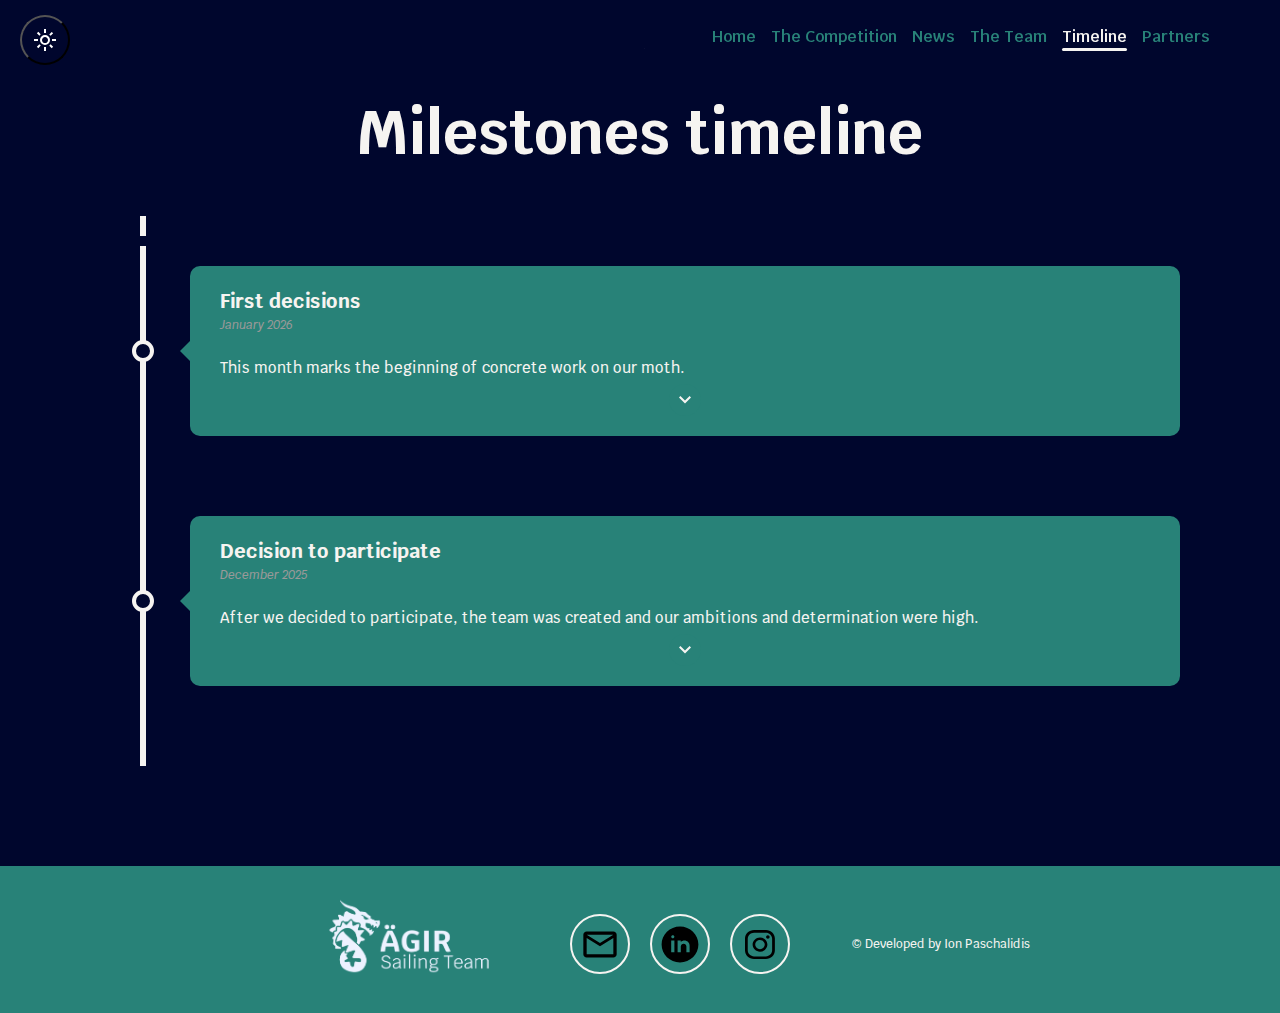
<file: timeline.html>
<!DOCTYPE html>
<html lang="en">
<head>
    <meta charset="UTF-8">
    <meta name="viewport" content="width=device-width, initial-scale=1.0">
    <link rel="stylesheet" href="./style.css">
    <script src="index.js" defer></script>
    <title>Road to Garda</title>
    <link rel="icon" href="Images/Agir-4x4.png">
    <link href="https://fonts.googleapis.com/css2?family=Krub:wght@300;400;500;600;700;800&display=swap" rel="stylesheet">

</head>

<body>
    <header id="home" class="hero-header">
        <nav id="navBar" class="nav">
            <div class="container">
                <button type="button" id="theme-switch">
                    <svg xmlns="http://www.w3.org/2000/svg" height="24px" viewBox="0 -960 960 960" width="24px" fill="#ffffff"><path d="M480-360q50 0 85-35t35-85q0-50-35-85t-85-35q-50 0-85 35t-35 85q0 50 35 85t85 35Zm0 80q-83 0-141.5-58.5T280-480q0-83 58.5-141.5T480-680q83 0 141.5 58.5T680-480q0 83-58.5 141.5T480-280ZM200-440H40v-80h160v80Zm720 0H760v-80h160v80ZM440-760v-160h80v160h-80Zm0 720v-160h80v160h-80ZM256-650l-101-97 57-59 96 100-52 56Zm492 496-97-101 53-55 101 97-57 59Zm-98-550 97-101 59 57-100 96-56-52ZM154-212l101-97 55 53-97 101-59-57Zm326-268Z"/></svg>
                    <svg xmlns="http://www.w3.org/2000/svg" height="24px" viewBox="0 -960 960 960" width="24px" fill="#000000"><path d="M480-120q-150 0-255-105T120-480q0-150 105-255t255-105q14 0 27.5 1t26.5 3q-41 29-65.5 75.5T444-660q0 90 63 153t153 63q55 0 101-24.5t75-65.5q2 13 3 26.5t1 27.5q0 150-105 255T480-120Zm0-80q88 0 158-48.5T740-375q-20 5-40 8t-40 3q-123 0-209.5-86.5T364-660q0-20 3-40t8-40q-78 32-126.5 102T200-480q0 116 82 198t198 82Zm-10-270Z"/></svg>
                </button>

                <button type="button" id="hamburgerBtn" class="nav__hamburger-btn">
                    <span class="nav__hamburger-top"></span>
                    <span class="nav__hamburger-center"></span>
                    <span class="nav__hamburger-bottom"></span>
                </button>

                <ul id="navList" class="nav__list">
                    <li class="nav__list-item"><a class="nav__list-link active" href="index.html#home">Home</a></li>
                    <li class="nav__list-item"><a class="nav__list-link" href="competition.html">The Competition</a></li>
                    <li class="nav__list-item"><a class="nav__list-link" href="news.html">News</a></li>
                    <li class="nav__list-item"><a class="nav__list-link" href="team.html">The Team</a></li>
                    <li class="nav__list-item"><a class="nav__list-link" href="timeline.html">Timeline</a></li>
                    <li class="nav__list-item"><a class="nav__list-link" href="partners.html">Partners</a></li>
                </ul>
            </div>
        </nav>
    </header>

    <section id="timeline" class="section container">
        <h2 class="section__title">Milestones timeline</h2>
        <div class="timeline">

            <div class="timeline__container right">
                <div class="timeline__content">
                    <h2 class="timeline__title">First decisions</h2>
                    <p class="timeline__dates">January 2026</p>
                    <br>
                    <p class="timeline__msg">This month marks the beginning of concrete work on
                        our moth.
                    </p>
                    <span id="space-2"></span><span id="more-info-2">
                    <br>
                    From sponsor scouting, to material and component purchasing, to design and 
                    looking for innovative solutions that can be tested and implemented as fast 
                    as possible.
                    <br>
                    </span>
                    <div class="button-wrapper">
                        <button class="more-info__btn" id="btn-2">
                            <svg id="icon-2" xmlns="http://www.w3.org/2000/svg" height="24px" viewBox="0 -960 960 960" width="24px" fill="#000000"><path d="M480-344 240-584l56-56 184 184 184-184 56 56-240 240Z"/></svg>
                        </button>
                    </div>
                </div>
            </div>

            <div class="timeline__container left">
                <div class="timeline__content">
                    <h2 class="timeline__title">Decision to participate</h2>
                    <p class="timeline__dates">December 2025</p>
                    <br>
                    <p class="timeline__msg">After we decided to participate, the team was 
                        created and our ambitions and determination were high.</p>
                    <span id="space-1"></span><span id="more-info-1">
                    <br>
                    We decided to do everything in our power in order to sail a moth in the 2026 
                    edition of the SuMoth challenge. The countdown has already started and we 
                    have five months to design, build and test our moth.
                    <br>
                    </span>
                    <div class="button-wrapper">
                        <button class="more-info__btn" id="btn-1">
                            <svg id="icon-1" xmlns="http://www.w3.org/2000/svg" height="24px" viewBox="0 -960 960 960" width="24px" fill="#000000"><path d="M480-344 240-584l56-56 184 184 184-184 56 56-240 240Z"/></svg>
                        </button>
                    </div>
                </div>
            </div>

        </div>
    </section>

<footer id="footer" class="footer">
    <div class="footer-content">

        <div class="footer-left">
            <div class="footer-image">
                <img src="Images/Agir-4x1_Text_white.png" alt="Footer image">
            </div>
        </div>

        <div class="footer-center">
            <div class="contact-icons">
                <a href="mailto:ionpaschalidis@gmail.com" class="contact-icon" title="Email" target="_blank">
                    <img src="Icons/email.svg" alt="Email Icon">
                </a>
                <a href="https://www.linkedin.com/company/%C3%A4gir-sailing-team/" class="contact-icon" title="LinkedIn" target="_blank">
                    <img src="Icons/linkedin.svg" alt="LinkedIn Icon">
                </a>
                <a href="https://www.instagram.com/" class="contact-icon" title="Instagram" target="_blank">
                    <img src="Icons/instagram.svg" alt="Instagram Icon">
                </a>
            </div>
        </div>

        <div class="footer-right">
            <div class="footer-credit">
                &copy Developed by Ion Paschalidis
            </div>
        </div>

    </div>
</footer>
</body>
</html>
</file>
<file: style.css>
/* http://meyerweb.com/eric/tools/css/reset/
v2.0 | 20110126
License: none (public domain)
*/
html, body, div, span, applet, object, iframe,
h1, h2, h3, h4, h5, h6, p, blockquote, pre,
a, abbr, acronym, address, big, cite, code,
del, dfn, em, img, ins, kbd, q, s, samp,
small, strike, strong, sub, sup, tt, var,
b, u, i, center,
dl, dt, dd, ol, ul, li,
fieldset, form, label, legend,
table, caption, tbody, tfoot, thead, tr, th, td,
article, aside, canvas, details, embed,
figure, figcaption, footer, header, hgroup,
menu, nav, output, ruby, section, summary,
time, mark, audio, video {
margin: 0;
padding: 0;
border: 0;
font-size: 100%;
font: inherit;
vertical-align: baseline;
}

/* HTML5 display-role reset for older browsers */
article, aside, details, figcaption, figure,
footer, header, hgroup, menu, nav, section {
display: block;
}
body {
line-height: 1;
}
ol, ul {
list-style: none;
}
blockquote, q {
quotes: none;
}
blockquote:before, blockquote:after,
q:before, q:after {
content: '';
content: none;
}
table {
border-collapse: collapse;
border-spacing: 0;
}

/*
* ==================
* Start Here
* ================== 
*/
*,*::before,*::after{
padding: 0;
margin: 0;
box-sizing: inherit;
}
html {
font-size: 62.5%; /* 10px of 16px */
box-sizing: border-box; 
height: 100%;
scroll-behavior: smooth;
}
:root{
--background-color: #00062d;
--container-color: #288278;
--text-color: #f6f4f1;  
--text-color-title: #f6f4f1;
--text-color2: #1C1390;
--text-color3: #999999;
--gap: 20px;
--content-box-width: 1080px;

}
body {
color: var(--text-color);
background-color: var(--background-color);
min-height: 100vh;
display: flex;
flex-direction: column;
line-height: 1.5;
font-size: 1.5rem;
font-weight: 500;
font-family: 'Krub', system-ui, -apple-system, BlinkMacSystemFont, 'Segoe UI', sans-serif;
}
.container {
display: block;
margin-left: auto;
margin-right: auto;
width: 100%;
flex: 1;
}
.section{
display: flex;
flex-direction: column;
align-items: center;
padding-bottom: 10rem;
}
.section:last-of-type{
margin-bottom: 0;
}
.section__title {
margin-top: 2rem;
font-weight: 800;
font-size: clamp(3rem, 8vw, 6rem); 
position: relative;
text-align: center; 
line-height: 1.1;  
margin-bottom: 2rem;  
color:var(--text-color-title);
}

/*
* ==================
* Dark/Light Mode
* ==================
*/
.lightmode {
--background-color: #f6f4f1; 
--text-color-title: #1C1390;
}
#theme-switch {
height: 50px;
width: 50px;
padding: 0;
border-radius: 50%;
background-color: var(--background-color);
display: flex;
justify-content: center;
align-items: center;
position: absolute;  
left: 2rem;         
top: 50%;            
transform: translateY(-50%); 
z-index: 1000;
cursor: pointer;
}
#theme-switch svg:last-child{
display: none;
}
.lightmode #theme-switch svg:first-child{
display: none;
}
.lightmode #theme-switch svg:last-child{
display: block;
}
.header__image .logo {
content: url("Images/Agir-4x4_white.png");
}


/*
* ==================
* Navbar Component
* ==================
*/
.nav {
display: flex;
justify-content: center;
align-items: center;
padding-top: 4rem;
padding-bottom: 4rem;
position: fixed;
width: 100%;
top: 0;
left: 0;
z-index: 999;
background-color: var(--background-color); 
}
.nav__list {
display: flex;
flex-direction: column;
justify-content: center;
height: 0;
overflow-y: scroll;
}
.nav__list-item {
text-align: center;
}
.nav__list-link {
color: var(--container-color);
position: relative;
font-size: 1.6rem !important;
font-weight: 600;
text-decoration: none;
outline: none;
bottom: 1.5rem;
}
.nav__list-link::before {
content: '';
display: block;
width: 100%;
height: 3px;
border-radius: 10px;
background-color: var(--text-color-title);
position: absolute;
bottom: -4px;
left: 0;
transform-origin: center;
transform: scaleX(0);
transition: transform .15s ease-in-out;
}
.nav__list-link:focus,
.nav__list-link:hover {
color: var(--text-color-title);
}
.nav__list-link:focus::before,
.nav__list-link:hover::before {
transform: scaleX(1);
}
.nav__list-link.active {
color: var(--text-color-title) !important;
}
.nav__list-link.active::before {
transform: scaleX(1);
}
.nav__hamburger-btn{
display: flex;
flex-direction: column;
justify-content: space-between;
position: relative;
width: 35px;
height: 35px;
background-color: transparent;
border: none;
border-radius: 4px;
cursor: pointer;
margin-left: auto;
overflow: hidden;
right: 2rem;
}
.nav__hamburger-top,
.nav__hamburger-center,
.nav__hamburger-bottom{
display: block;
width: 100%;
height: 3px;
border-radius: 10px;
background-color: var(--text-color-title);
position: absolute;
left:50%;
transform: translate(-50%, -50%);
}
.nav__hamburger-top{
top: 25%;
}
.nav__hamburger-center{
top: 50%;
}
.nav__hamburger-bottom{
top: 75%;
}

/*
* ==================
* Hero Header
* ==================
*/
.hero-header{
position: relative;
overflow: hidden;
}
.header__container{
height: 100dvh;
display: flex;
align-items: center;
position: relative;
}
.header{
width: 100%;
max-width: 1080px;
}
.header__sup-text{
display: inline-flex;
font-weight: 500;
font-size: 1.5rem;
color: var(--text-color-title);
}
.header__title{
text-transform: uppercase;
font-weight: 800;
font-size: clamp(3rem, 6vw, 6rem);
line-height: 1;
display: flex;
flex-direction: column;
color: var(--text-color-title);
}
.header__msg{
font-weight: 300;
font-size: 1.5rem;
margin-top: 1.5rem;
line-height: 1.5;
}
.header__image {
position: absolute;
right: 4rem;
top: 50%;
width: 50%;
transform: translateY(-50%);
z-index: 0; 
}
.header__image svg {
width: 100%;
height: auto;
object-fit: cover; 
display: block;
mask-image: linear-gradient(to bottom, black 80%, transparent 100%);
}
.logo-path {
fill: var(--text-color-title); 
transition: fill 0.3s ease; 
}

/*
* ==================
* About me
* ==================
*/
.about-me{
display: flex;
flex-direction: column;
margin-top: 1rem;
}
.about__box{
background-color: var(--container-color);
padding: 3rem;
border-radius: 10px;
position: relative;
overflow: hidden;
max-width: var(--content-box-width);
}
.about__msg{
font-size: 1.4rem;
line-height: 1.6;
text-align: justify;
height: auto;
}

/*
* ==================
* The competition
* ==================
*/
.competition{
display: flex;
flex-direction: column;
gap: 1rem;
margin-top: 1rem;
}
.competition__box {
display: grid;
grid-template-columns: 1fr 1fr;
gap: 2rem;
margin-bottom: 1rem;
max-width: var(--content-box-width);
}
.competition__content {
display: flex;
flex-direction: column;
justify-content: center;
}
.competition__msg{
font-weight: 400;
font-size: 1.4rem;
line-height: 1.6;
text-align: justify;
height: auto;
}
.card {
background-color: var(--container-color);
padding: 3rem;
border-radius: 10px;
}
.competition__box.reverse {
direction: rtl;
}
.competition__box.reverse > * {
direction: ltr;
}
.competition__image {
display: flex;
justify-content: center;
align-items: center;
}
.competition__image img {
max-width: 100%;
height: auto;
object-fit: scale-down;
}
.competition_section__title{
margin-top: 10rem;
font-weight: 600;
font-size: clamp(1.5rem, 8vw, 4rem); 
position: relative;
text-align: center; 
line-height: 1.1;  
color: var(--text-color-title);
}

/*
* ==================
* Timeline
* ==================
*/

/*
* ==================
* Timeline (Centered Version)
* ==================
*/

.timeline {
position: relative;
max-width: var(--content-box-width);
margin: 0 auto;
width: 100%;
padding: 40px 0;
}

/* Vertical line */
.timeline::before 
{ 
content: ''; 
position: absolute; 
width: 6px; 
height: 20px; 
background-color: var(--text-color-title); 
top: 0; 
left: 40px;
margin-top: 30px; 
}

.timeline::after {
content: '';
position: absolute;
width: 6px;
background-color: var(--text-color-title);
top: 0;
bottom: 0;
left: 40px;
margin-top: 60px;
}

/* Container */
.timeline__container {
position: relative;
width: 100%;
padding: 40px 0 40px 90px; /*top right bottom left*/
}

/* Circle */
.timeline__container::after {
content: '';
position: absolute;
width: 22px;
height: 22px;
background-color: var(--background-color);
border: 4px solid var(--text-color-title);
border-radius: 50%;
top: calc(50% - 11px);
left: 43px;
transform: translateX(-50%);
z-index: 10;
}

/* Content box */
.timeline__content {
background-color: var(--container-color);
padding: 20px 30px;
border-radius: 10px;
width: 100%;
position: relative;
text-align: left;

}

/* Arrow pointing to line */
.timeline__content::before {
content: "";
position: absolute;
top: 50%;
left: -10px;
transform: translateY(-50%);
border-width: 10px 10px 10px 0;
border-style: solid;
border-color: transparent var(--container-color) transparent transparent;
}

/* Text */
.timeline__title {
font-size: 2rem;
font-weight: 700;
}

.timeline__dates {
font-size: 1.2rem;
font-style: italic;
color: var(--text-color3);
}

/* Helper to hide extra info by default */
[id^="more-info-"],
[id^="space-"] {
display: none;
}

/*
* ==================
* Team Section
* ==================
*/
.team__section_top {
display: flex;
flex-direction: column;
margin-top: 3rem;
width: 100%;
}
.team__section {
display: flex;
flex-direction: column;
margin-top: 20rem;
width: 100%;
}
.team-box {
backdrop-filter: blur(10px);
padding: 4rem;
border-radius: 12px;
position: relative;
max-width: var(--content-box-width);
margin: 0 auto;
width: 100%;
}
.team-box__title {
margin-bottom: 3rem;
font-weight: 500;
font-size: clamp(1.5rem, 8vw, 4rem); 
position: relative;
text-align: center; 
line-height: 1.1; 
}

.team__grid {
display: grid;
grid-template-columns: repeat(auto-fit, minmax(140px, 1fr));
gap: 3rem;
max-width: var(--content-box-width);
justify-content: center;
margin: 0 auto;
}
.team__member {
text-align: center;
}
.team__member img {
width: auto;
height: 200px;
object-fit: contain;
border: 2px solid var(--background-color);
transition: transform 0.3s ease;
}
.team__member img:hover {
transform: scale(1.05);
}
.team__member figcaption {
margin-top: 1rem;
font-size: 1.4rem;
font-weight: 500;
}
.team__member figcaption {
margin-top: 0.5rem;
display: flex;
flex-direction: column;
align-items: center;
}
.member__name {
font-size: 1.4rem;
font-weight: 600;
}
.member__role {
font-size: 1.4rem;
color: var(--text-color2);
margin-top: 0.2rem;
}


/*
* =======================
* More information
* =======================
*/
.button-wrapper {
display: flex;
justify-content: center;
margin-top: 5px;
} 
.more-info__btn {
border: none;
background-color: var(--container-color);
border-radius: 50%;
cursor: pointer;
display: flex;
align-items: center;
justify-content: center;
width: 32px;
height: 32px;
}
.more-info__btn svg {
width: 24px;
height: 24px;
fill: var(--text-color);
}
#more-info-kth, #more-info-polito,#more-info-enib {
display: none;
text-align: justify;
}

/*
* =======================
* News / Experience
* =======================
*/
/*--Single picture--*/
.news__grid {
display: grid;
grid-template-columns: repeat(3, 1fr); 
gap: 2rem;
max-width: var(--content-box-width);  
font-size: 1.5rem;     
margin: 4rem auto 0;    
width: 100%;
}
.news__item {
position: relative;
width: 100%;
aspect-ratio: 1 / 1;
overflow: hidden;
border-radius: 10px;
cursor: pointer;
}
.news__item img {
width: 100%;
height: 100%;
background-color: var(--container-color);
border-radius: 10px;
transition: transform 0.3s ease;
}
.news__item:hover img {
transform: scale(1.02);
}
.news__title {
position: absolute;
bottom: 0;
left: 0;
background: var(--container-color);
color: var(--text-color);
border: 1.5px solid var(--text-color-title);
border-radius: 10px;
width: 100%;
text-align: center;
padding: 0.2rem;
font-weight: 400;
font-size: 1.4rem;
opacity: 0;
transition: opacity 0.3s ease;
z-index: 3; 
}
.news__item:hover .news__title {
opacity: 1;
}

.latest_news-title{
margin-top: 18rem;
font-weight: 600;
font-size: clamp(3rem, 8vw, 6rem); 
position: relative;
text-align: center; 
line-height: 1.1;  
margin-bottom: 2rem;  
color: var(--text-color-title);
}

/*-- Article */
.article__title {
margin-top: 6rem;
font-weight: 600;
font-size: clamp(1.5rem, 8vw, 6rem); 
position: relative;
text-align: center; 
line-height: 1.1;   
}
.news-article{
display: flex;
flex-direction: column;
margin-top: 1rem;
align-items: center;
}
.article__box{
margin-bottom: 1rem;
background-color: var(--container-color);
padding: 3rem;
border-radius: 10px;
position: relative;
overflow: hidden;
max-width: var(--content-box-width);
}
.article__msg{
font-weight: 400;
font-size: 1.4rem;
line-height: 1.6;
text-align: justify;
height: auto;
}
.blog_article__title{
margin-top: 6rem;
font-weight: 500;
font-size: clamp(1.5rem, 8vw, 4rem); 
position: relative;
text-align:left; 
line-height: 1.1;  
color: var(--text-color-title);
}
.article__image-container {
max-width: var(--content-box-width);
margin: 2rem auto; 
width: 100%;
}

.article__image-container img {
width: 100%;
height: auto;
border-radius: 10px;
display: block;
}

/*--Multiple pictures--*/
.carousel {
position: relative;
width: 100%;
height: 100%;
}
.carousel__image {
position: absolute;
top: 0; left: 0;
width: 100%;
height: 100%;
object-fit: cover;
opacity: 0;
transition: opacity 0.5s ease;
z-index: 1;
}
.carousel__image.contain {
object-fit: contain;
}
.carousel__image.fill {
object-fit: fill;
}
.carousel__image.active {
opacity: 1;
z-index: 2;
}
.carousel__btn {
position: absolute;
top: 50%;
transform: translateY(-50%);
z-index: 3;
background: var(--text-color3);
border: none;
font-size: 2rem;
cursor: pointer;
opacity: 0;
transition: opacity 0.3s ease;
width: 24px;
height: 24px;
border-radius: 50%;
display: flex;
align-items: center;
justify-content: center;
}
.carousel__btn.prev {
left: 10px;
}
.carousel__btn.next {
right: 10px;
}
.news__item:hover .carousel__btn {
opacity: 1;
}

/*Flip new*/
.flip-card {
perspective: 1000px;
width: 100%;
height: 100%;
}
.flip-card__inner {
position: relative;
width: 100%;
height: 100%;
transform-style: preserve-3d;
transition: transform 0.8s ease;
}
.flip-card__inner.flipped {
transform: rotateY(180deg);
}
.flip-card__front,
.flip-card__back {
position: absolute;
width: 100%;
height: 100%;
backface-visibility: hidden;
border-radius: 10px;
overflow: hidden;
}
.flip-card__front {
z-index: 2;
}
.flip-card__back {
transform: rotateY(180deg);
background-color: var(--container-color);
color: var(--text-color);
display: flex;
align-items: center;
justify-content: center;
padding: 2rem;
text-align: center;
z-index: 1;
cursor: pointer;
font-size: clamp(1rem, 2vw, 1.5rem);
}
.link-icon {
position: absolute;
bottom: 0.5rem;
display: flex;
justify-content: center;
align-items: center;
width: 35px; 
height: 35px; 
border-radius: 50%;
overflow: hidden; 
text-decoration: none;
background-color: var(--container-color);
}
.link-icon svg {
width: 80%; 
height: 80%; 
align-items: center;
justify-content: center;
}
.link-icon:hover img {
transform: scale(1.1);
}

/*
* ==================
* Popup
* ==================
*/
.popup {
position: absolute;
top: 20px;
left: 35%;
z-index: 3;
}
.popuptext {
visibility: hidden;
width: 160px;
background-color: var(--text-color3);
color: var(--text-color);
text-align: center;
border-radius: 10px;
padding: 4px 0;
position: absolute;
transform: translateX(-50%);
opacity: 0;
font-size: 1rem;
pointer-events: none;
}
.popuptext.show {
visibility: visible;
transition: opacity 0.8s;
opacity: 1;
}


/* Footer */
.footer {
background-color: var(--container-color);
color: var(--text-color);
padding: 3rem ;
width: 100%;
}
.footer h2 {
margin-bottom: 2rem;
}
.footer .contact-icons {
display: flex;
justify-content: center;
gap: 2rem;
flex-wrap: wrap;
margin-top: 1rem;
}
.footer .contact-icon {
display: flex;
justify-content: center;
align-items: center;
width: 60px;
height: 60px;
border-radius: 50%;
border: 2px solid var(--text-color);
background-color: var(--container-color);
overflow: hidden;
transition: transform 0.3s ease;
}
.footer .contact-icon img {
width: 70%;
height: 70%;
object-fit: contain;
}
.footer .contact-icon:hover img {
transform: scale(1.1);
}
.footer-content {
display: grid;
grid-template-columns: 1fr auto 1fr;
align-items: center;
max-width: 780px;  
margin: 0 auto;
}
.footer-left {
justify-self: start;
}
.footer-center {
justify-self: center;
}
.footer-right {
justify-self: end;
}
.footer-image img {
height: 80px; 
width: auto;   
}
.footer-credit {
text-align: center;
font-size: 1.2rem;
margin-top: 10px;
}


/*----------------------------------Screens----------------------------------*/
/* ========================
Base (Mobile)
======================== */
@media only screen and (min-width: 36em) {
.container {
max-width: 760px;
}
/* Header */
.header__image{
position: absolute;
}
.header__title-1{
margin-right: 1.5rem;
}
.header__sup-text{
margin-right: 1.5rem;
}
.header__title{
text-transform: uppercase;
font-weight: 800;
font-size: clamp(3rem, 6vw, 6rem);
line-height: 1;
display: flex;
flex-direction: column;
}
/* Navbar */
.nav {
background-color: transparent; 
backdrop-filter: blur(100px);
}
.nav__list{
height: 0;
flex-direction: row;
justify-content: flex-end;
overflow-y: unset;
}
.nav__list-item{
margin-bottom: 0;
margin-right: 1.5rem;
}
.nav__list-item:last-of-type{
margin-right: 0;
}
.nav__list-link{
font-size: 1.5rem;
}
.nav__list-link.active {
color: var(--text-color); 
}     
.nav__hamburger-btn{
display: none;
}

}

/*
* ========================
* Medium Screen -- 768px
* ========================
*/
@media only screen and (max-width: 768px) {
#theme-switch {
transform: translateY(-50%);
}    
.news__title {
padding: 0.4rem;
font-weight: 400;
font-size: 1.5rem;
opacity: 1;
}
.carousel__btn{
opacity: 1; 
}
/*Popup*/
.popuptext {
width: 100px;
padding: 2px 0;
font-size: 0.8rem;
}
/*Flip card grid*/
.news__grid {
grid-template-columns: repeat(1, 1fr); 
}
.flip-card__back {
font-size: 1.8rem;
}

.hero-header {
height: 100dvh; 
position: relative;
}

.header__image {
right: 0;
top: 10%;
transform: none;
width: 100%;
height: 100%;
position: absolute;
z-index: -1; 
opacity: 0.8;
}

.header__image img {
width: 100%;
height: 100%;
object-fit: cover; 
object-position: center;
mask-image: none;
}

.header__container {
height: auto; 
min-height: 60dvh;     
display: flex;
flex-direction: column;
justify-content: flex-start; 
align-items: center;        
text-align: center;
padding-top: 12rem;        
padding-bottom: 2rem;
position: relative;
z-index: 2;
}
.hero-header {
height: auto; 
min-height: auto;
}
.competition__box{
grid-template-columns: 1fr;
}
.footer-content {
grid-template-columns: 1fr;
text-align: center;
gap: 2rem;
}
.footer-left,
.footer-center,
.footer-right {
justify-self: center;
}
.contact-icons {
justify-content: center;
}
.footer-image img {
height: 70px;
}
.footer-credit {
margin-top: 0.5rem;
}
}

/*
* ========================
* Large Screen -- 992px
* ========================
*/
@media only screen and (min-width: 62em) {
.container {
max-width: 960px;
}
.section__title{
font-size: 6rem;
}
.contact__form{
width: 40%;
margin-left: unset;
}
.contact__illustration{
width: 60%;
display: flex;
max-width: 450px;
margin-left: auto;
margin-right: auto;
}
}

@media screen and (max-width: 992px) {

}

/*
* ======================================
* Large Screen Extended -- 1000px
* ======================================
*/
@media only screen and (min-width: 62.5em) {
.header__image{
position: absolute;
}
}

/*
* ========================
* XLarge Screen -- 1200px
* ========================
*/
@media only screen and (min-width: 75em) {
.container {
max-width: 1140px;
}
.header__title{
font-size: 8rem;
}
.section{
margin-bottom: 13rem;
}
}

/*
* ========================
* XXLarge Screen -- 1400px
* ========================
*/
@media only screen and (min-width: 87.5em) {
.container {
max-width: 1320px;
}
}
</file>
